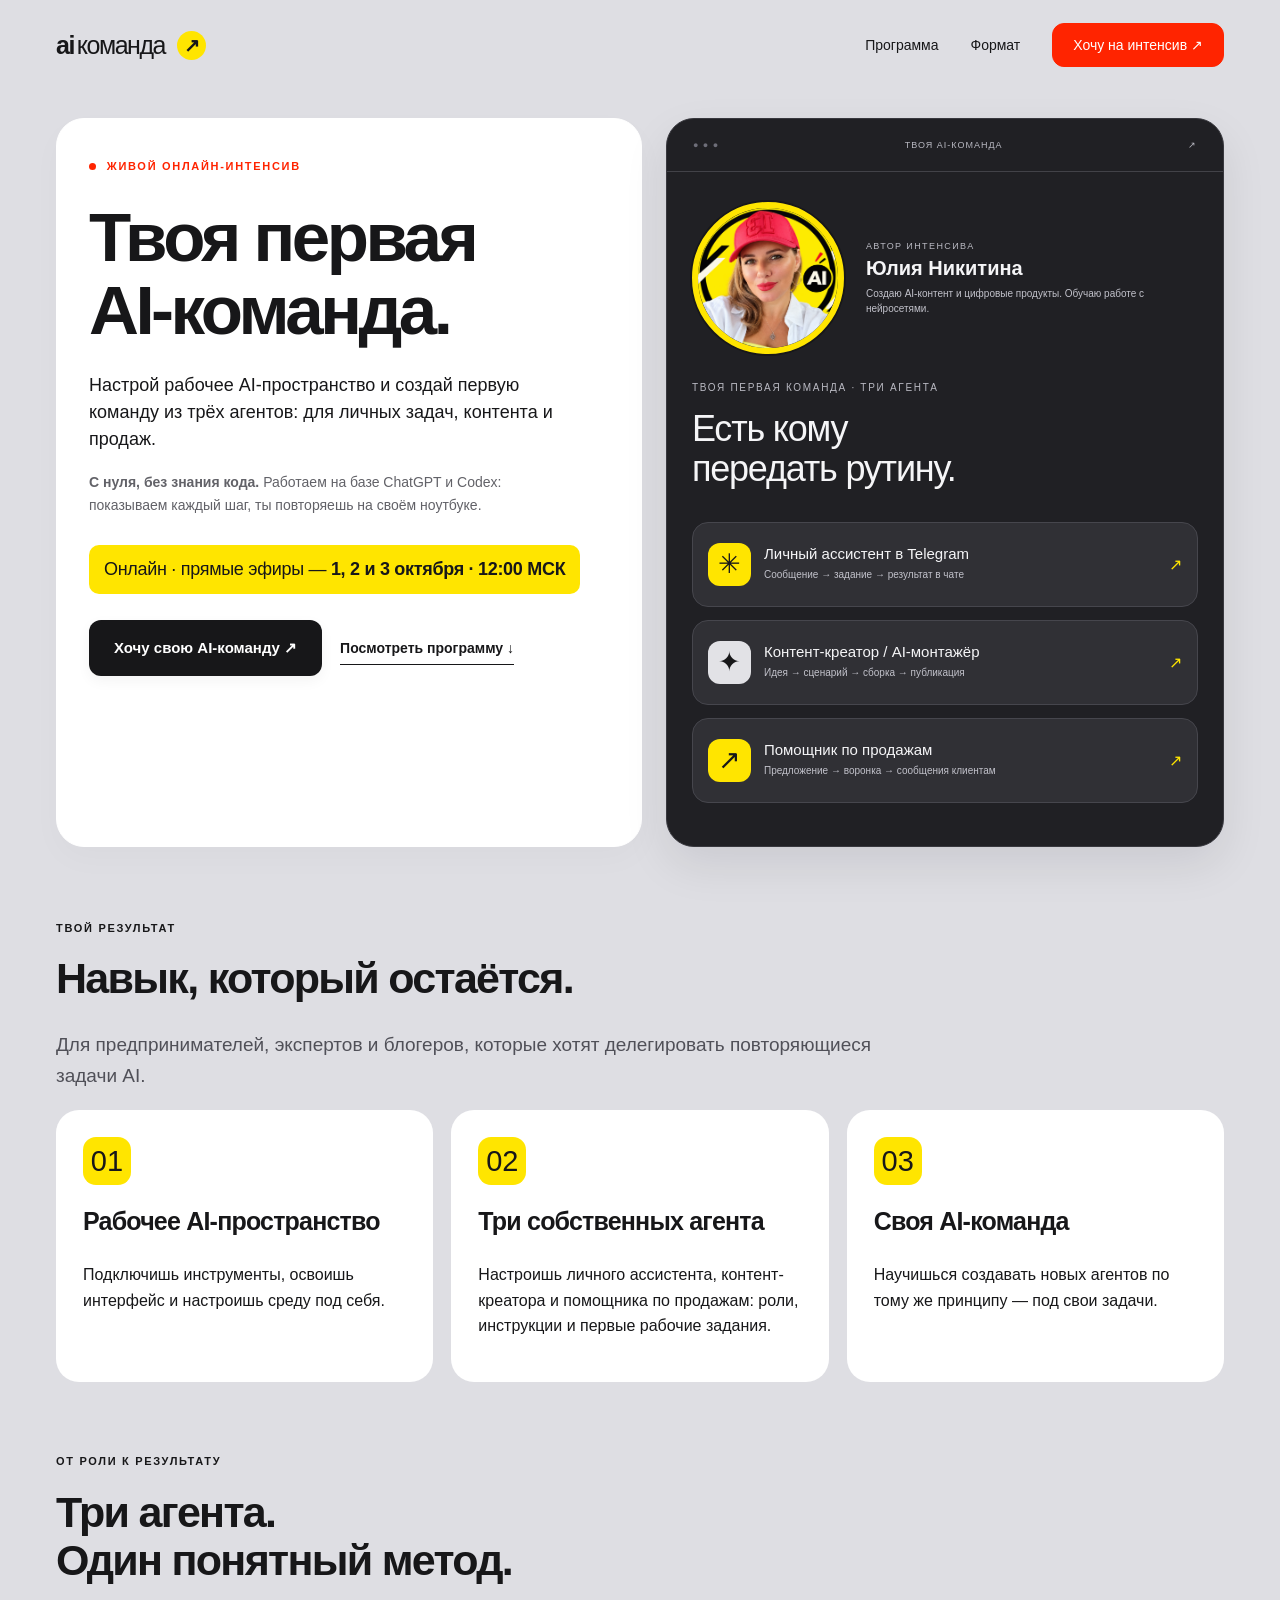
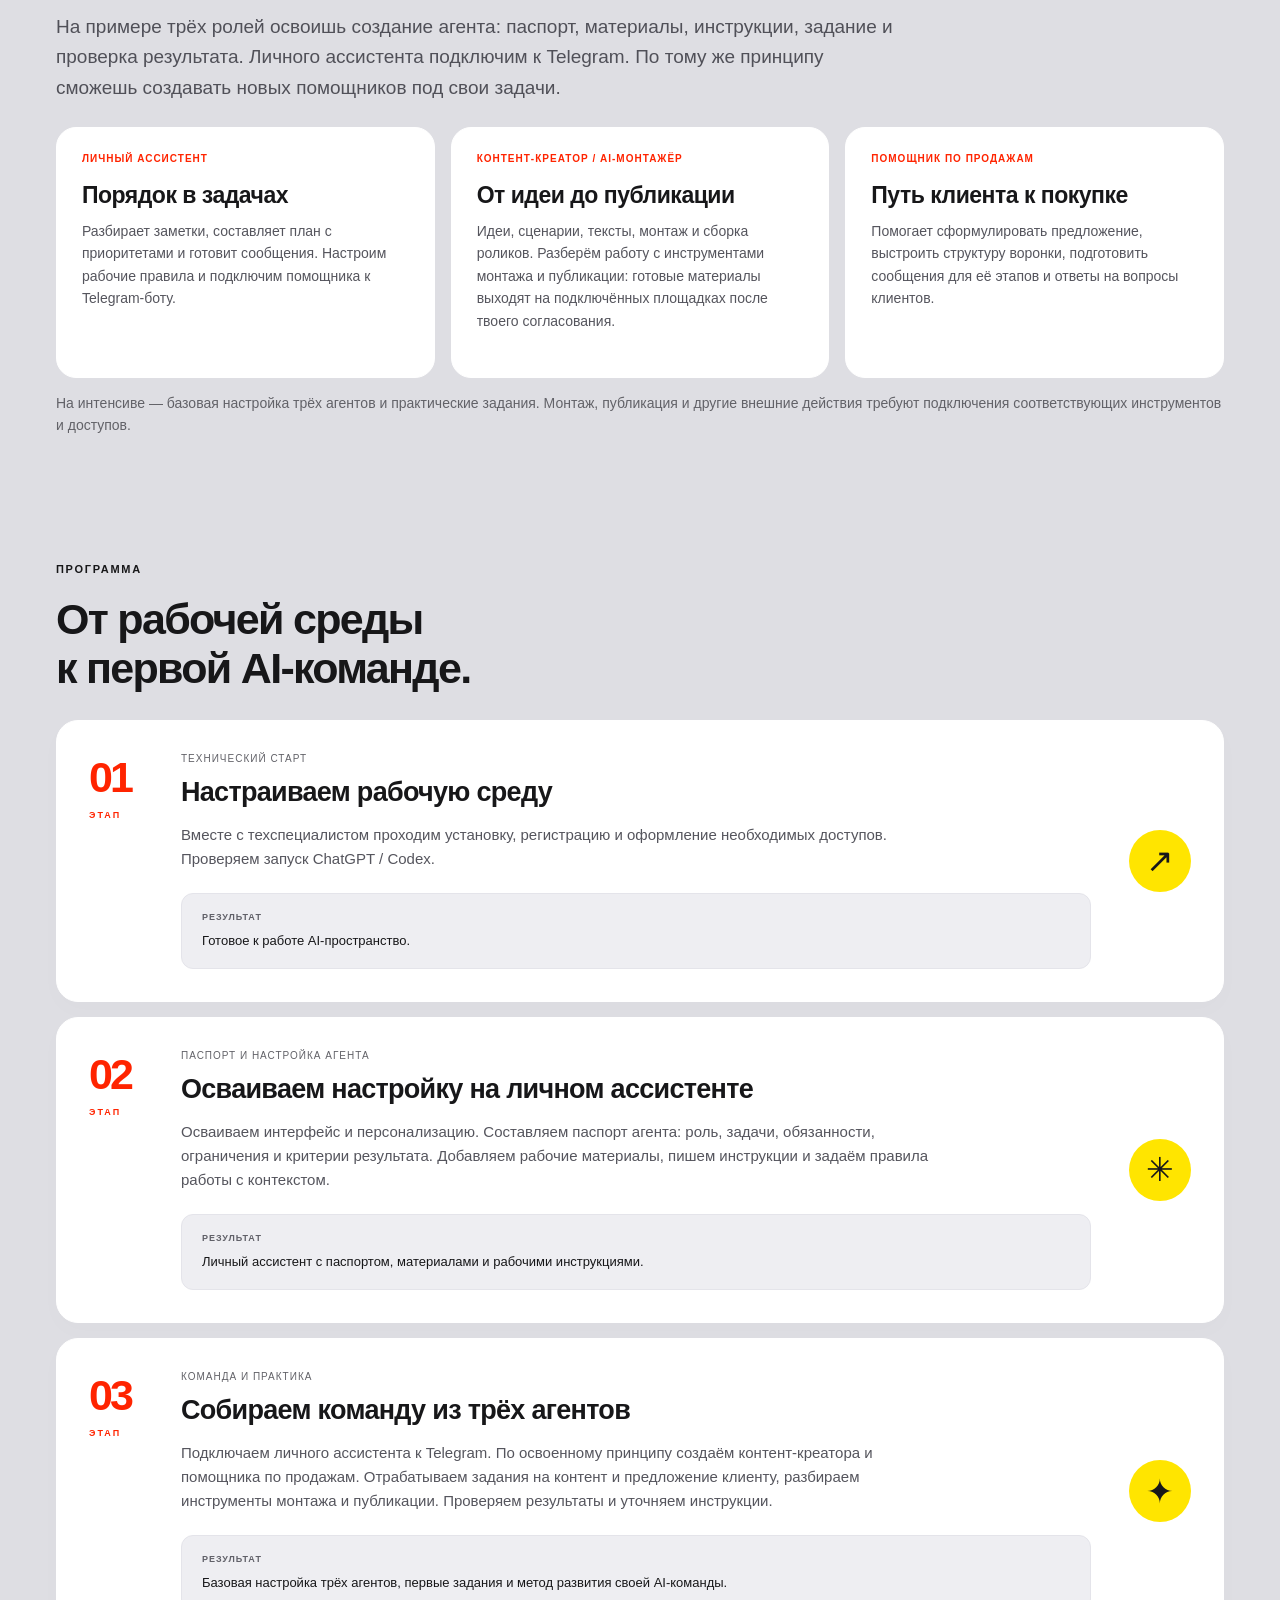
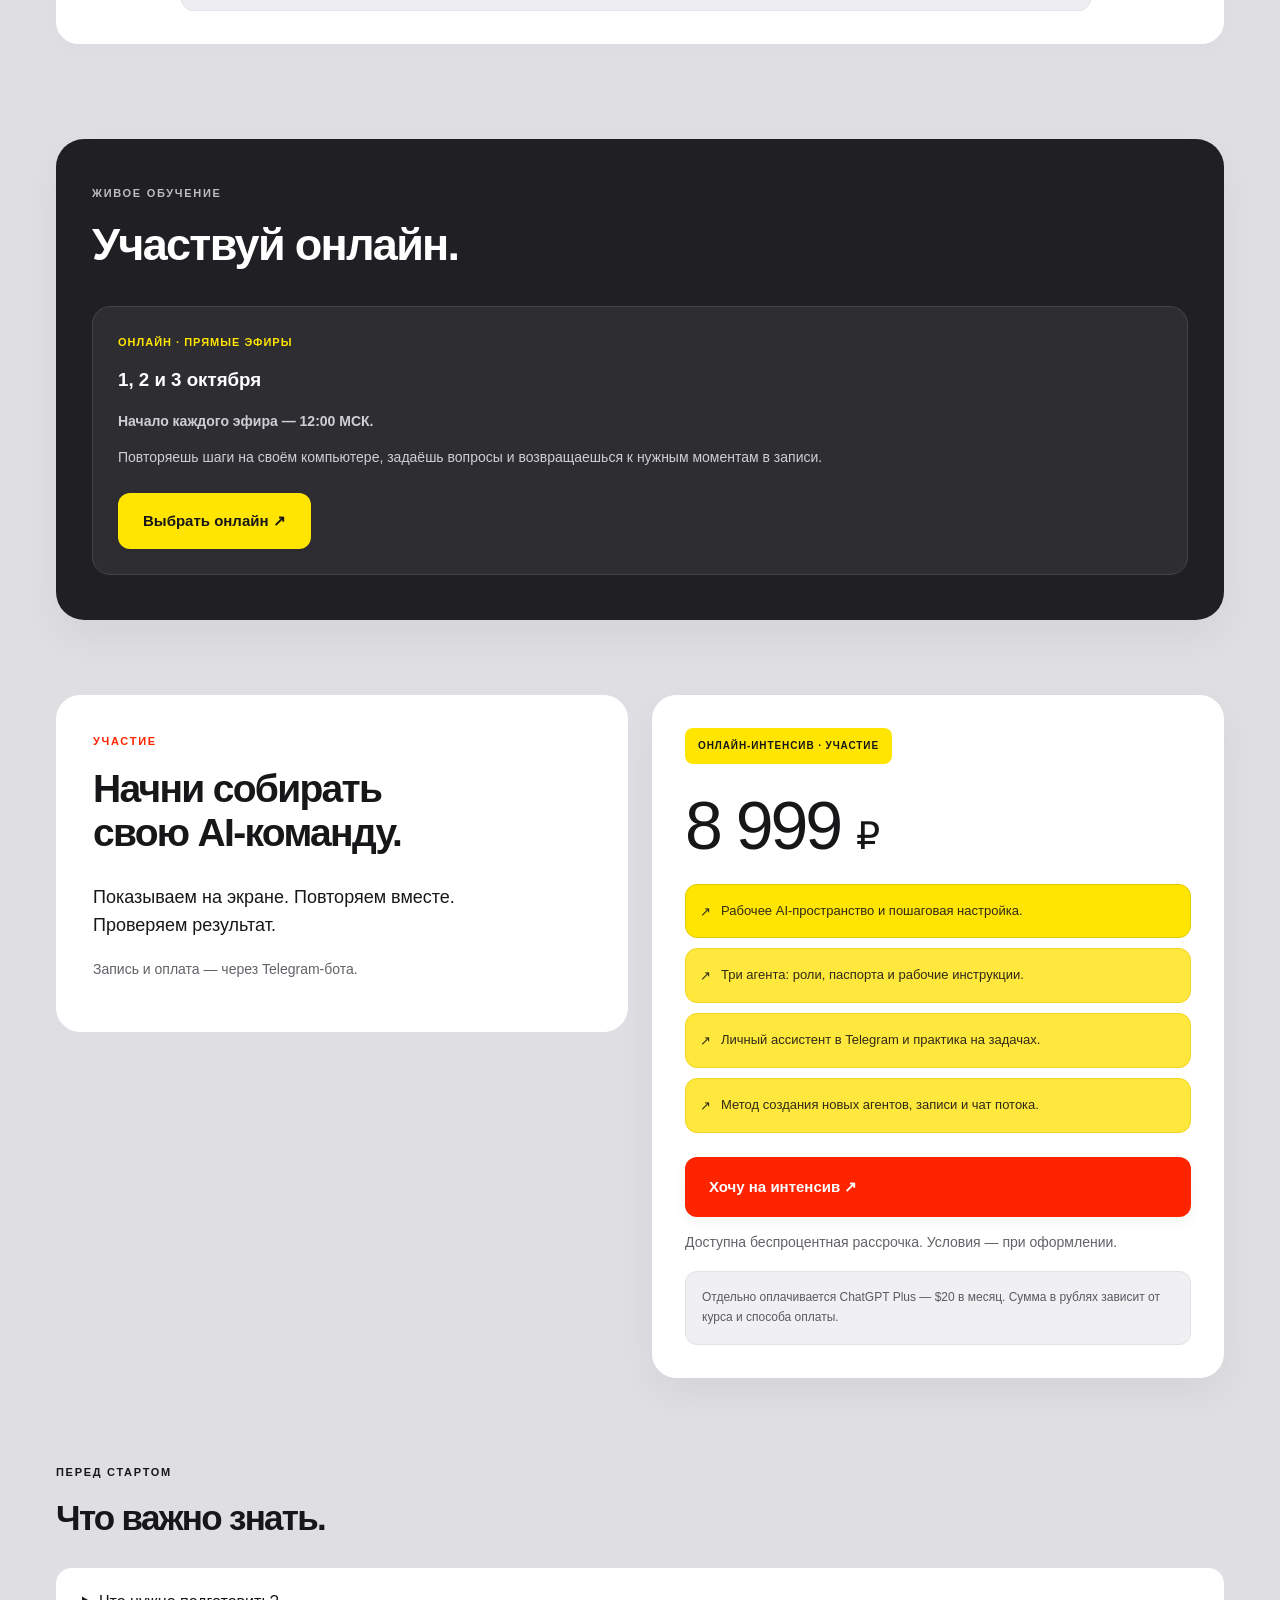
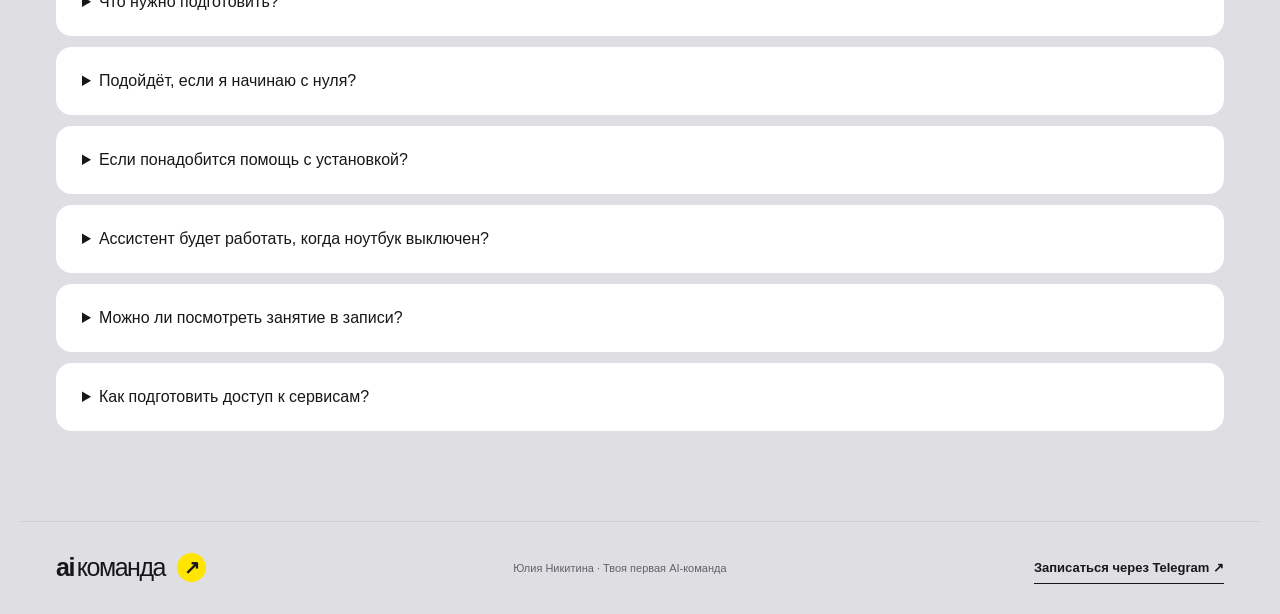
<file: index.html>
<!doctype html>
<html lang="ru">
<head>
<meta charset="utf-8"><meta name="viewport" content="width=device-width,initial-scale=1">
<meta name="description" content="Создай первую AI-команду: личный ассистент, контент-креатор и помощник по продажам. Рабочая среда, инструкции и практика. Без знания кода. Живой интенсив с Юлией Никитиной.">
<title>Твоя первая AI-команда — живой интенсив</title>
<link rel="stylesheet" href="style.css?v=20260910-5">
</head>
<body>
<header class="wrap nav"><a class="brand" href="#">ai<span>команда</span><b>↗</b></a><nav aria-label="Главная навигация"><a href="#program">Программа</a><a href="#format">Формат</a><a class="nav-button" href="https://t.me/ai_komanda_intensive_bot?start=landing_nav" target="_blank" rel="noopener noreferrer">Хочу на интенсив ↗</a></nav></header>
<main>
<section class="wrap hero">
<div class="hero-copy">
<div class="hero-person"><img src="assets/yulia-ai-avatar.png" alt="Юлия Никитина" width="64" height="64"><span><strong>AI-команда с Юлей</strong><small>Нейрокреатор · вайб-кодер</small></span></div>
<div class="eyebrow"><span class="dot"></span> ЖИВОЙ ОНЛАЙН-ИНТЕНСИВ</div>
<h1>Твоя первая<br>AI-команда.</h1>
<p class="lead">Настрой рабочее AI-пространство и создай первую команду из трёх агентов: для личных задач, контента и продаж.</p>
<p class="sublead"><strong>С нуля, без знания кода.</strong> Работаем на базе ChatGPT и Codex: показываем каждый шаг, ты повторяешь на своём ноутбуке.</p>
<p class="hero-duration"><span>Онлайн · прямые эфиры — <strong>1, 2 и 3 октября · 12:00 МСК</strong></span></p>
<div class="hero-actions"><a class="button" href="https://t.me/ai_komanda_intensive_bot?start=landing_hero" target="_blank" rel="noopener noreferrer">Хочу свою AI-команду ↗</a><a class="text-link" href="#program">Посмотреть программу ↓</a></div>
</div>
<div class="workspace" aria-label="Автор интенсива и три роли AI-команды"><div class="window-top"><span>● ● ●</span><span>ТВОЯ AI-КОМАНДА</span><span>↗</span></div>
<div class="workspace-inner"><div class="founder"><img src="assets/yulia-ai-avatar.png" alt="Юлия Никитина — автор интенсива" width="112" height="112"><div><span>АВТОР ИНТЕНСИВА</span><strong>Юлия Никитина</strong><small>Создаю AI-контент и цифровые продукты. Обучаю работе с нейросетями.</small></div></div>
<div class="workspace-label">ТВОЯ ПЕРВАЯ КОМАНДА · ТРИ АГЕНТА</div><h2>Есть кому<br>передать рутину.</h2>
<div class="agent-card"><div class="avatar mint">✳</div><div><h3>Личный ассистент в Telegram</h3><p>Сообщение → задание → результат в чате</p></div><span class="arrow">↗</span></div>
<div class="agent-card"><div class="avatar pink">✦</div><div><h3>Контент-креатор / AI-монтажёр</h3><p>Идея → сценарий → сборка → публикация</p></div><span class="arrow">↗</span></div>
<div class="agent-card"><div class="avatar yellow">↗</div><div><h3>Помощник по продажам</h3><p>Предложение → воронка → сообщения клиентам</p></div><span class="arrow">↗</span></div>
</div></div></section>
<section class="wrap section use-cases" id="for-you">
<div class="eyebrow">ТВОЙ РЕЗУЛЬТАТ</div><h2>Навык, который остаётся.</h2>
<p class="large audience-lead">Для предпринимателей, экспертов и блогеров, которые хотят делегировать повторяющиеся задачи AI.</p>
<div class="role-grid">
<article class="role-card"><div class="role-icon">01</div><h3>Рабочее AI-пространство</h3><p>Подключишь инструменты, освоишь интерфейс и настроишь среду под себя.</p></article>
<article class="role-card"><div class="role-icon">02</div><h3>Три собственных агента</h3><p>Настроишь личного ассистента, контент-креатора и помощника по продажам: роли, инструкции и первые рабочие задания.</p></article>
<article class="role-card"><div class="role-icon">03</div><h3>Своя AI-команда</h3><p>Научишься создавать новых агентов по тому же принципу — под свои задачи.</p></article>
</div></section>
<section class="wrap section agent-guide" id="agents">
<div class="eyebrow">ОТ РОЛИ К РЕЗУЛЬТАТУ</div><h2>Три агента.<br>Один понятный метод.</h2>
<p class="large audience-lead">На примере трёх ролей освоишь создание агента: паспорт, материалы, инструкции, задание и проверка результата. Личного ассистента подключим к Telegram. По тому же принципу сможешь создавать новых помощников под свои задачи.</p>
<div class="agent-catalog">
<article><span class="agent-tag">ЛИЧНЫЙ АССИСТЕНТ</span><h3>Порядок в задачах</h3><p>Разбирает заметки, составляет план с приоритетами и готовит сообщения. Настроим рабочие правила и подключим помощника к Telegram-боту.</p></article>
<article><span class="agent-tag">КОНТЕНТ-КРЕАТОР / AI-МОНТАЖЁР</span><h3>От идеи до публикации</h3><p>Идеи, сценарии, тексты, монтаж и сборка роликов. Разберём работу с инструментами монтажа и публикации: готовые материалы выходят на подключённых площадках после твоего согласования.</p></article>
<article><span class="agent-tag">ПОМОЩНИК ПО ПРОДАЖАМ</span><h3>Путь клиента к покупке</h3><p>Помогает сформулировать предложение, выстроить структуру воронки, подготовить сообщения для её этапов и ответы на вопросы клиентов.</p></article>
</div>
<p class="muted">На интенсиве — базовая настройка трёх агентов и практические задания. Монтаж, публикация и другие внешние действия требуют подключения соответствующих инструментов и доступов.</p>
</section>
<section class="wrap section" id="program"><div class="eyebrow">ПРОГРАММА</div><h2>От рабочей среды<br>к первой AI-команде.</h2>
<article class="lesson"><div class="day">01<span>ЭТАП</span></div><div><div class="lesson-meta">ТЕХНИЧЕСКИЙ СТАРТ</div><h3>Настраиваем рабочую среду</h3><p>Вместе с техспециалистом проходим установку, регистрацию и оформление необходимых доступов. Проверяем запуск ChatGPT / Codex.</p><div class="result"><span>РЕЗУЛЬТАТ</span>Готовое к работе AI-пространство.</div></div><div class="lesson-symbol">↗</div></article>
<article class="lesson"><div class="day">02<span>ЭТАП</span></div><div><div class="lesson-meta">ПАСПОРТ И НАСТРОЙКА АГЕНТА</div><h3>Осваиваем настройку на личном ассистенте</h3><p>Осваиваем интерфейс и персонализацию. Составляем паспорт агента: роль, задачи, обязанности, ограничения и критерии результата. Добавляем рабочие материалы, пишем инструкции и задаём правила работы с контекстом.</p><div class="result"><span>РЕЗУЛЬТАТ</span>Личный ассистент с паспортом, материалами и рабочими инструкциями.</div></div><div class="lesson-symbol">✳</div></article>
<article class="lesson"><div class="day">03<span>ЭТАП</span></div><div><div class="lesson-meta">КОМАНДА И ПРАКТИКА</div><h3>Собираем команду из трёх агентов</h3><p>Подключаем личного ассистента к Telegram. По освоенному принципу создаём контент-креатора и помощника по продажам. Отрабатываем задания на контент и предложение клиенту, разбираем инструменты монтажа и публикации. Проверяем результаты и уточняем инструкции.</p><div class="result"><span>РЕЗУЛЬТАТ</span>Базовая настройка трёх агентов, первые задания и метод развития своей AI-команды.</div></div><div class="lesson-symbol">✦</div></article>
</section>
<section class="dark-section" id="format"><div class="wrap section"><div class="eyebrow">ЖИВОЕ ОБУЧЕНИЕ</div><h2>Участвуй онлайн.</h2>
<div class="format-grid" style="grid-template-columns:repeat(auto-fit,minmax(min(100%,280px),1fr))">
<div><b>ОНЛАЙН · ПРЯМЫЕ ЭФИРЫ</b><h3>1, 2 и 3 октября</h3><p><strong>Начало каждого эфира — 12:00 МСК.</strong></p><p>Повторяешь шаги на своём компьютере, задаёшь вопросы и возвращаешься к нужным моментам в записи.</p><a class="button format-button" href="https://t.me/ai_komanda_intensive_bot?start=landing_online" target="_blank" rel="noopener noreferrer">Выбрать онлайн ↗</a></div>
</div></div></section>
<section class="wrap section join" id="join"><div><div class="eyebrow">УЧАСТИЕ</div><h2>Начни собирать<br>свою AI-команду.</h2><p class="large">Показываем на экране. Повторяем вместе. Проверяем результат.</p><p class="muted">Запись и оплата — через Telegram-бота.</p></div>
<div class="price-card"><span class="price-label">ОНЛАЙН-ИНТЕНСИВ · УЧАСТИЕ</span><div class="price" style="margin-top:22px">8 999 <span>₽</span></div>
<ul><li>Рабочее AI-пространство и пошаговая настройка.</li><li>Три агента: роли, паспорта и рабочие инструкции.</li><li>Личный ассистент в Telegram и практика на задачах.</li><li>Метод создания новых агентов, записи и чат потока.</li></ul>
<a class="button" id="enroll" href="https://t.me/ai_komanda_intensive_bot?start=landing_price" target="_blank" rel="noopener noreferrer">Хочу на интенсив ↗</a>
<p class="muted">Доступна беспроцентная рассрочка. Условия — при оформлении.</p>
<p class="price-note">Отдельно оплачивается ChatGPT Plus — $20 в месяц. Сумма в рублях зависит от курса и способа оплаты.</p></div></section>
<section class="wrap faq" id="prepare"><div class="eyebrow">ПЕРЕД СТАРТОМ</div><h2>Что важно знать.</h2>
<details><summary>Что нужно подготовить?</summary><p>Ноутбук на Windows или Mac, зарядку, стабильный интернет, Telegram и доступ к своей почте. Заранее предоставим гайд с требованиями к устройствам и подготовкой к интенсиву. Установку пройдём вместе.</p></details>
<details><summary>Подойдёт, если я начинаю с нуля?</summary><p>Да. Программировать не нужно: показываем каждый шаг, ты повторяешь и создаёшь личного ассистента на понятном примере.</p></details>
<details><summary>Если понадобится помощь с установкой?</summary><p>Типовые вопросы разбираем на занятии и в чате. Персональная настройка компьютера вне групповой программы согласуется отдельно. Ошибки в наших инструкциях исправляем без доплаты.</p></details>
<details><summary>Ассистент будет работать, когда ноутбук выключен?</summary><p>Для этого требуется отдельное постоянно работающее размещение. На интенсиве проверим подключение к Telegram в выбранной учебной среде; круглосуточный хостинг не входит в стоимость.</p></details>
<details><summary>Можно ли посмотреть занятие в записи?</summary><p>Да, записи онлайн-эфиров входят в участие. Срок доступа уточни перед оплатой.</p></details>
<details><summary>Как подготовить доступ к сервисам?</summary><p>До оплаты участия уточним необходимые подписки и доступность сервисов для твоего устройства и региона с учётом правил провайдеров. Если нужен VPN, рекомендации и его отдельную стоимость обсудим заранее. VPN сам по себе не гарантирует доступ.</p></details>
</section></main>
<footer class="wrap footer"><a class="brand" href="#">ai<span>команда</span><b>↗</b></a><span>Юлия Никитина · Твоя первая AI-команда</span><a class="footer-cta" href="https://t.me/ai_komanda_intensive_bot?start=landing_footer" target="_blank" rel="noopener noreferrer">Записаться через Telegram ↗</a></footer>
<script src="script.js"></script>
</body></html>
</file>
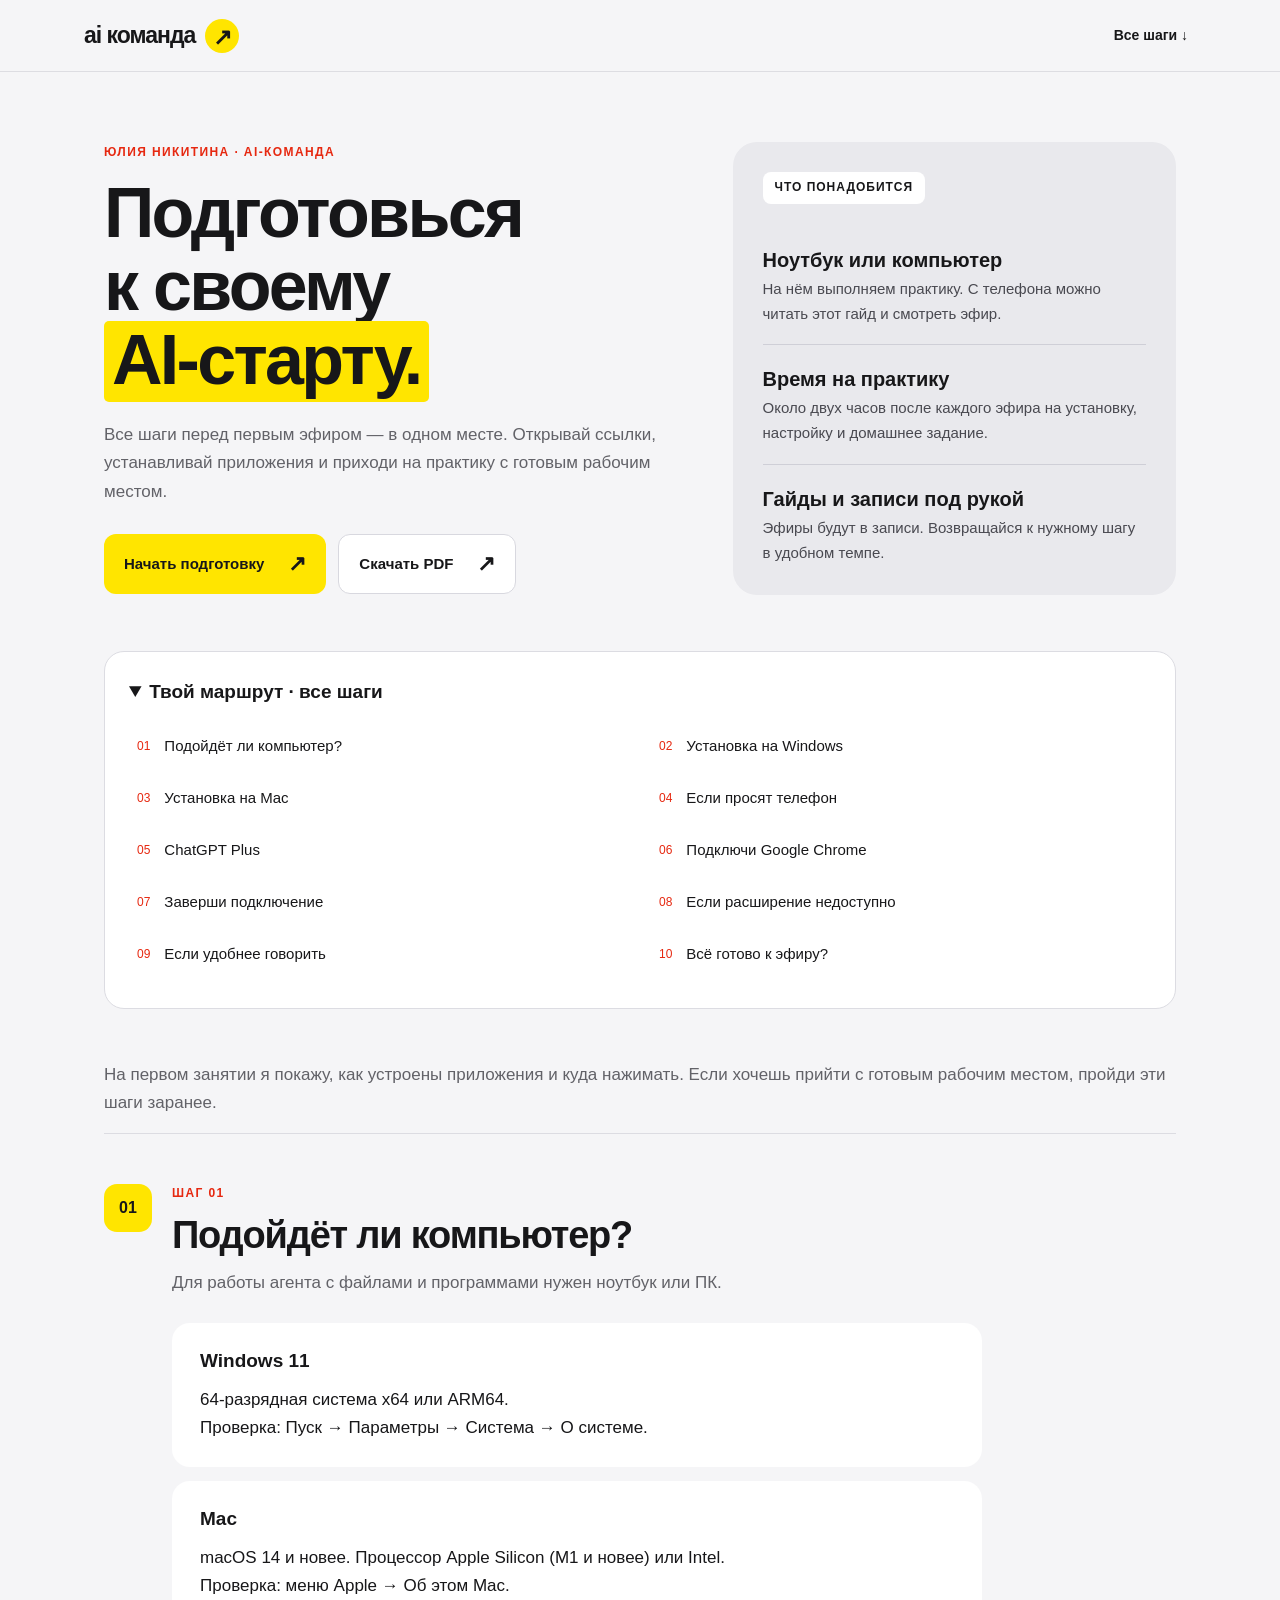
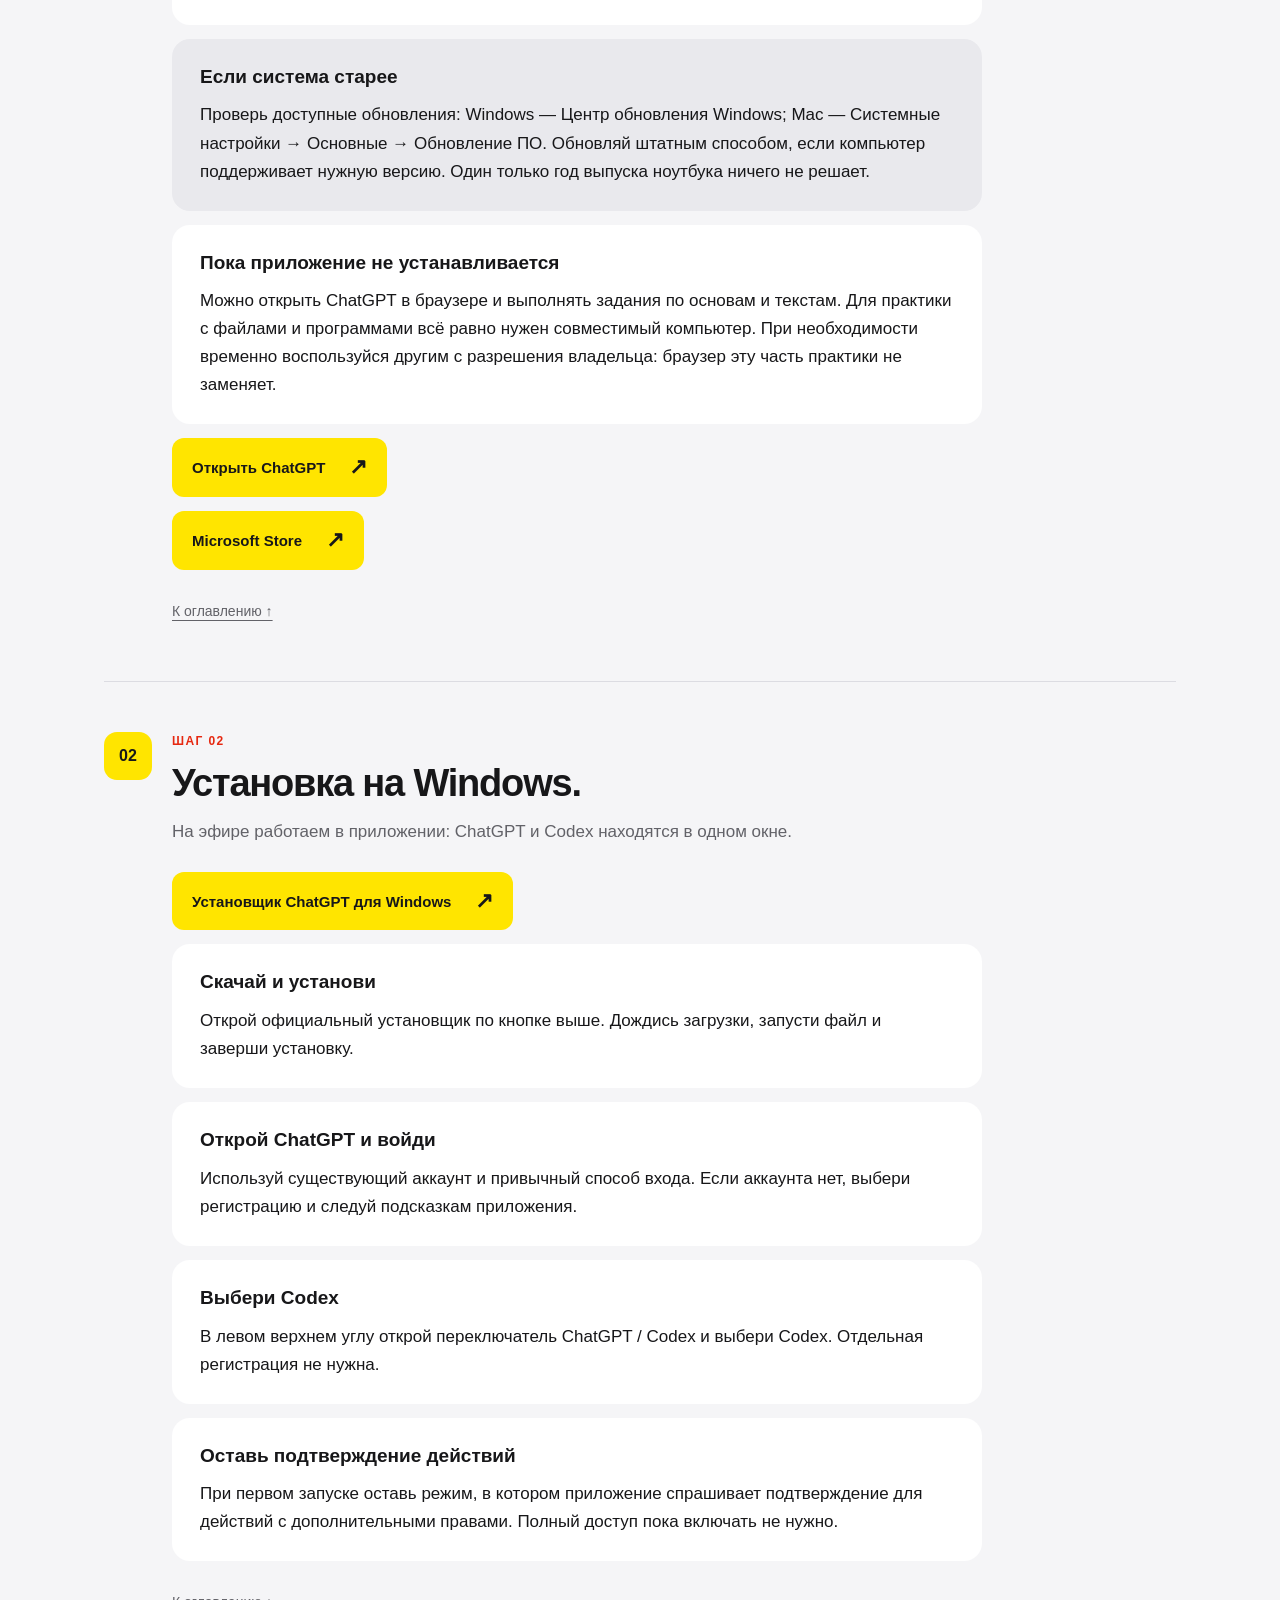
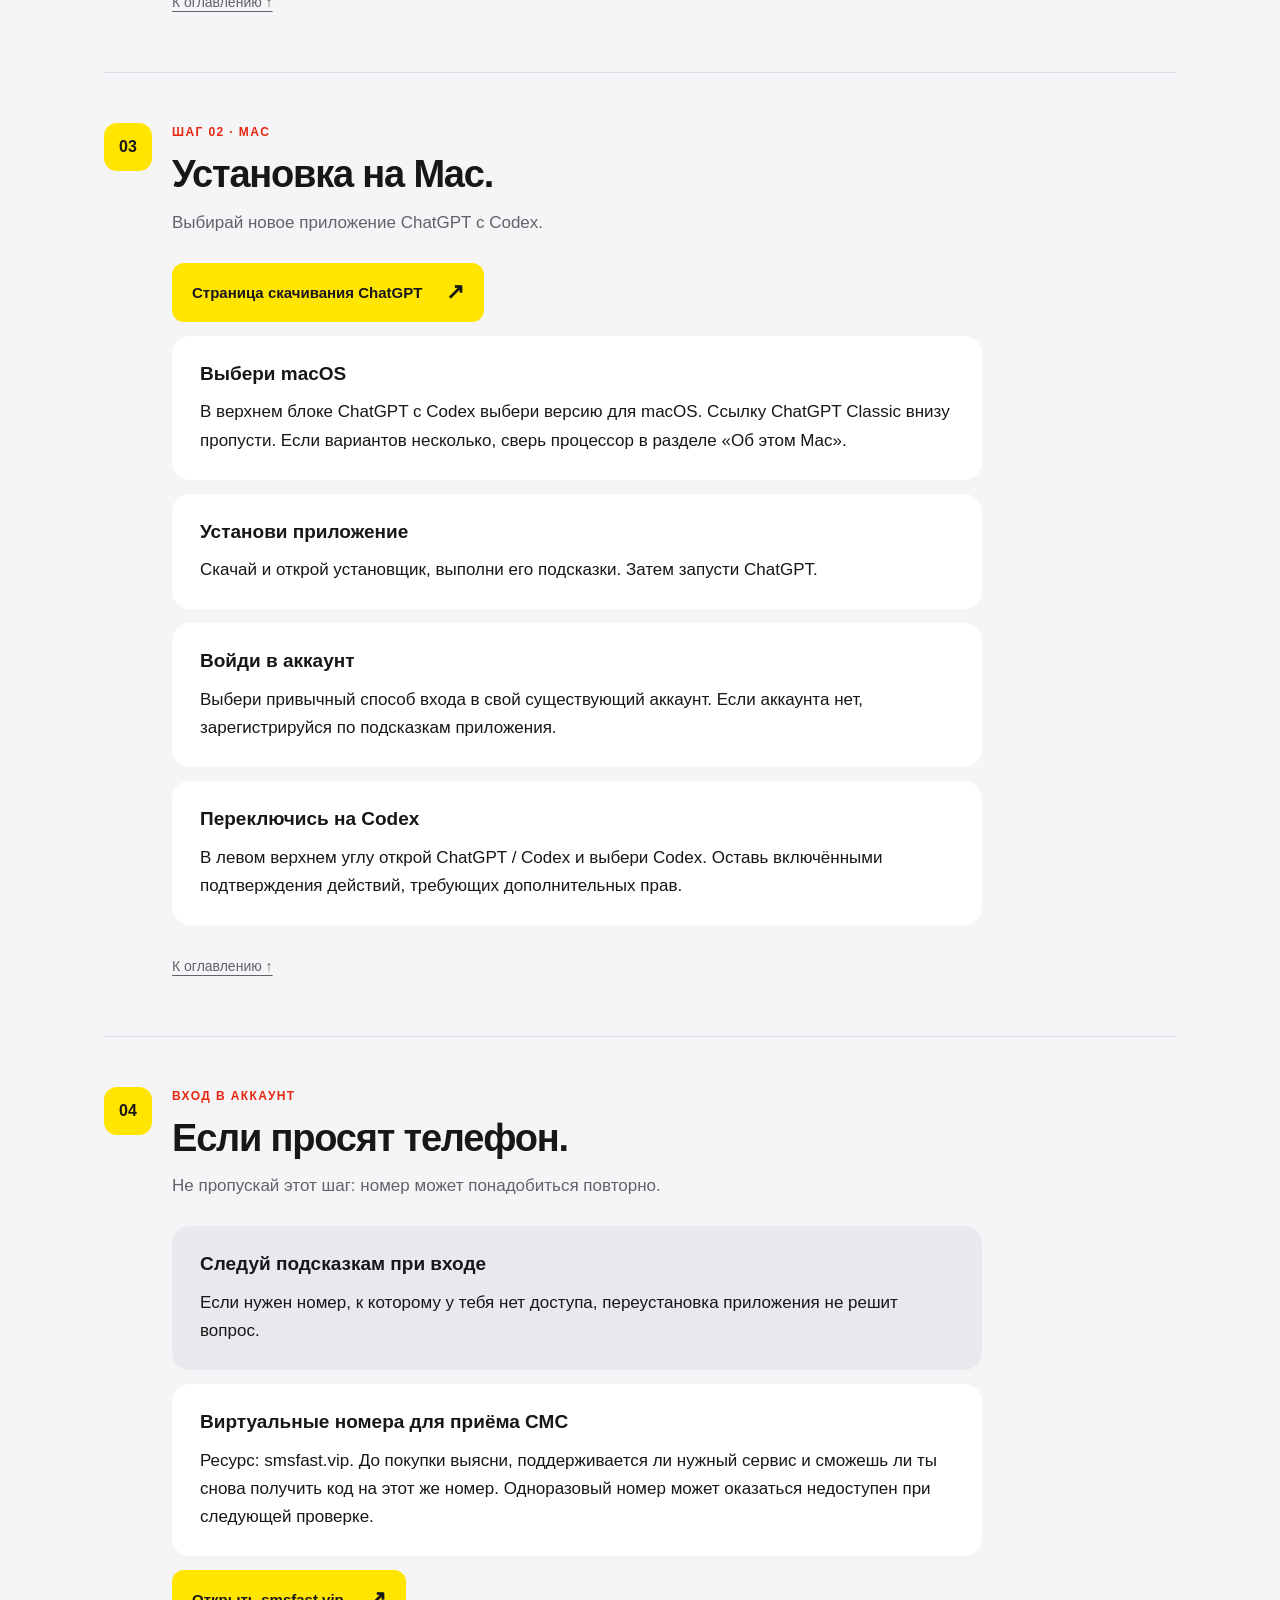
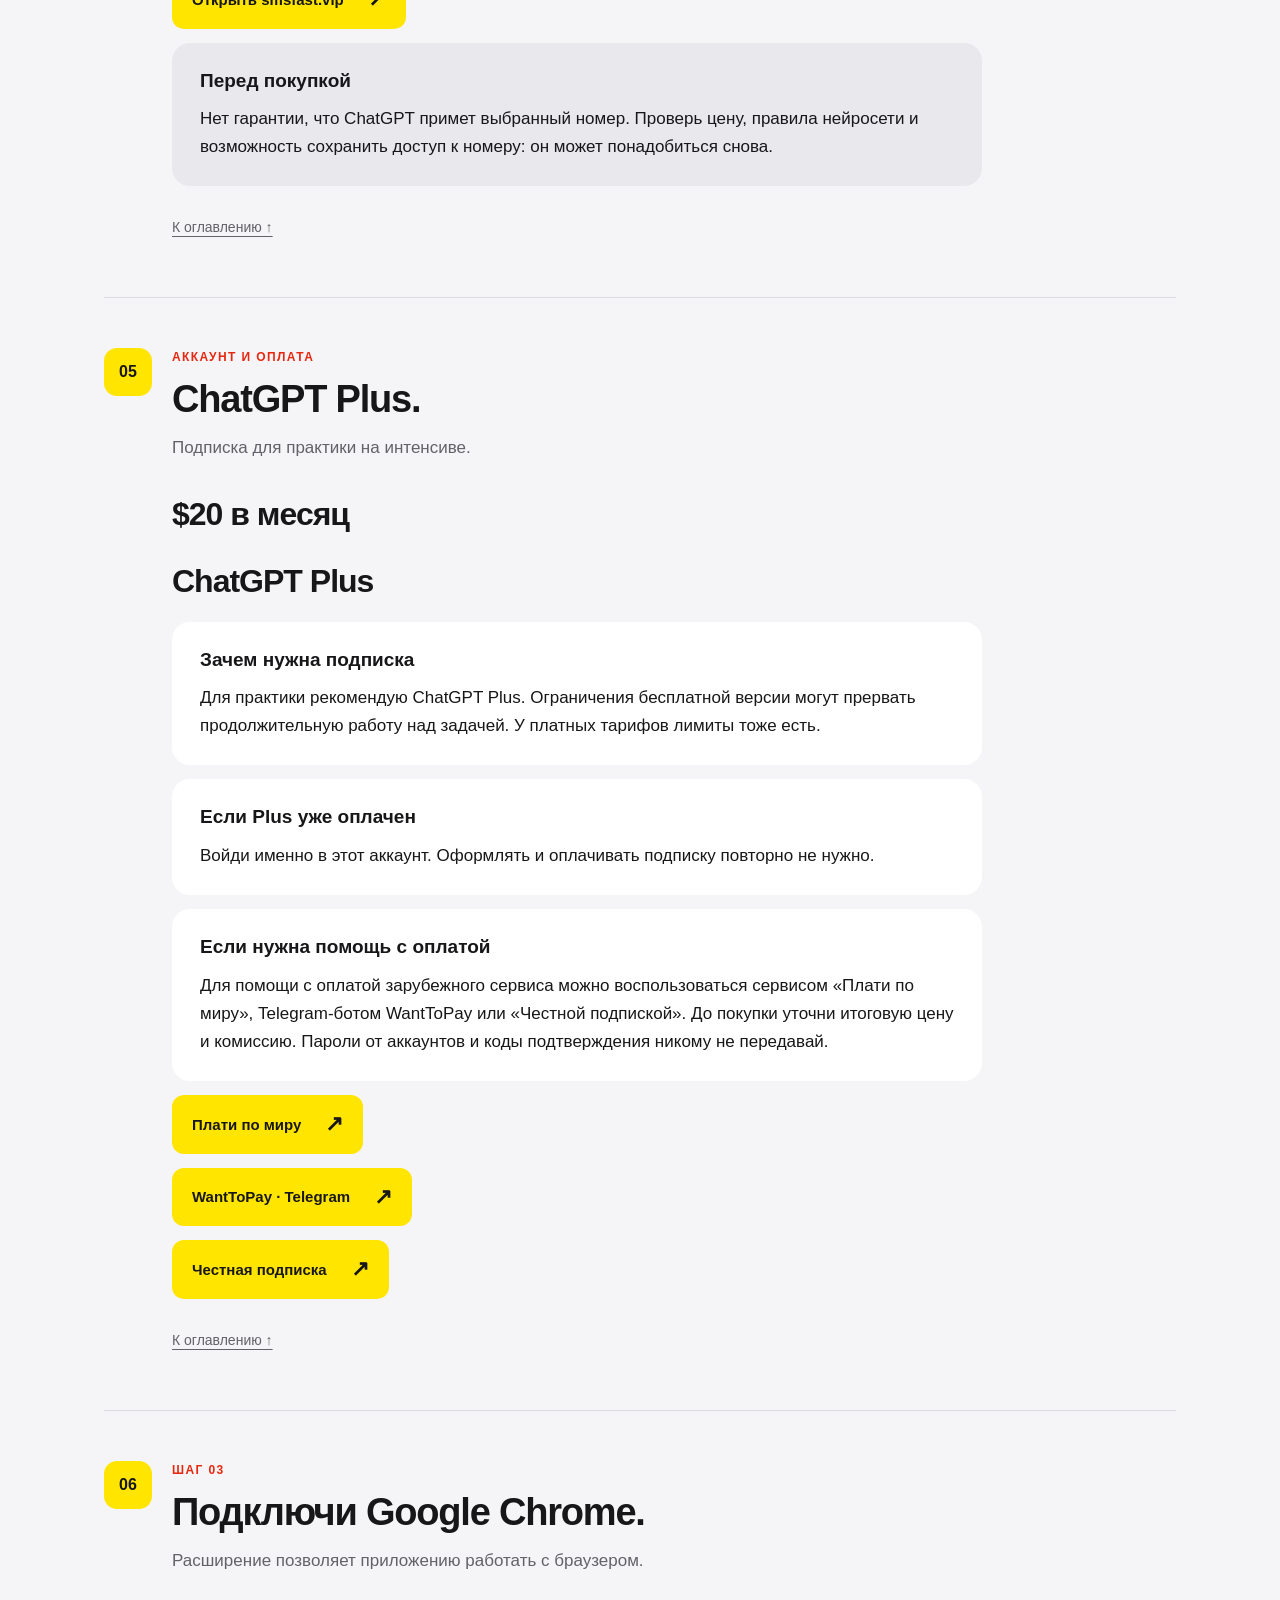
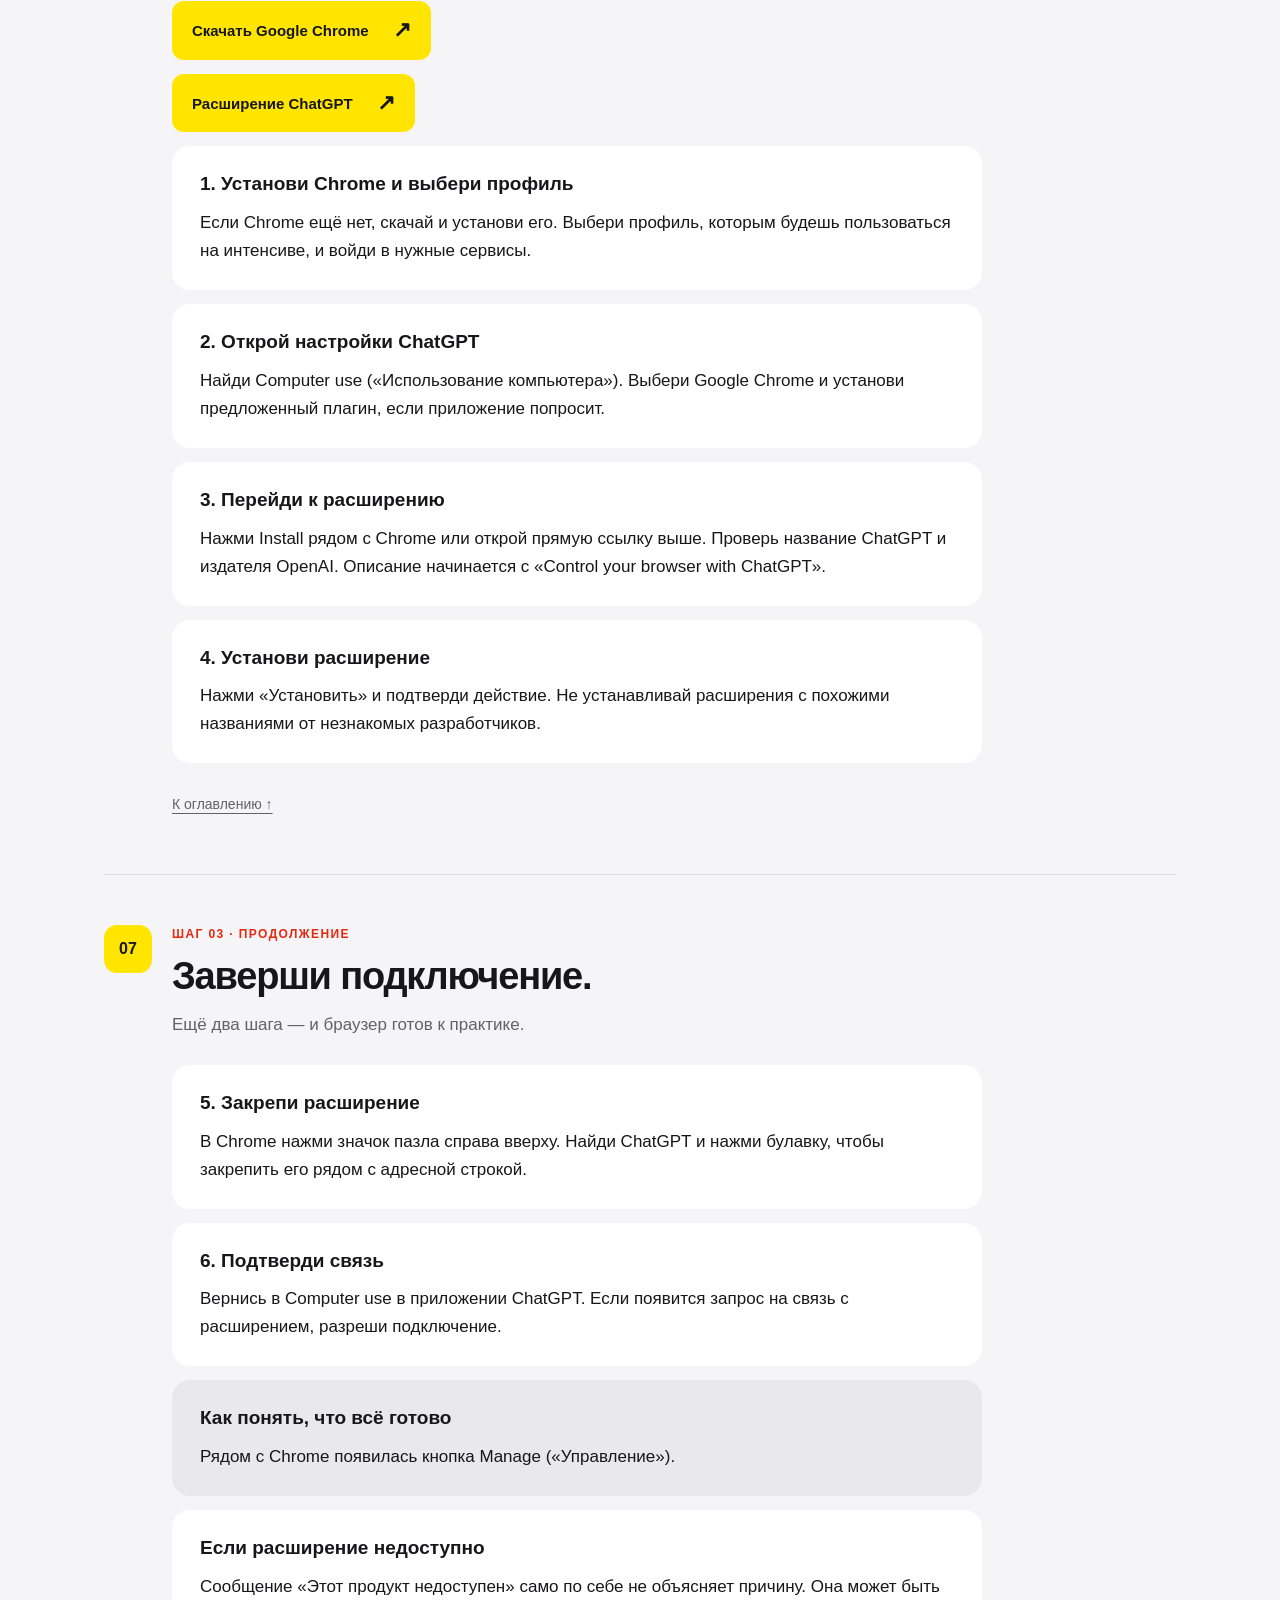
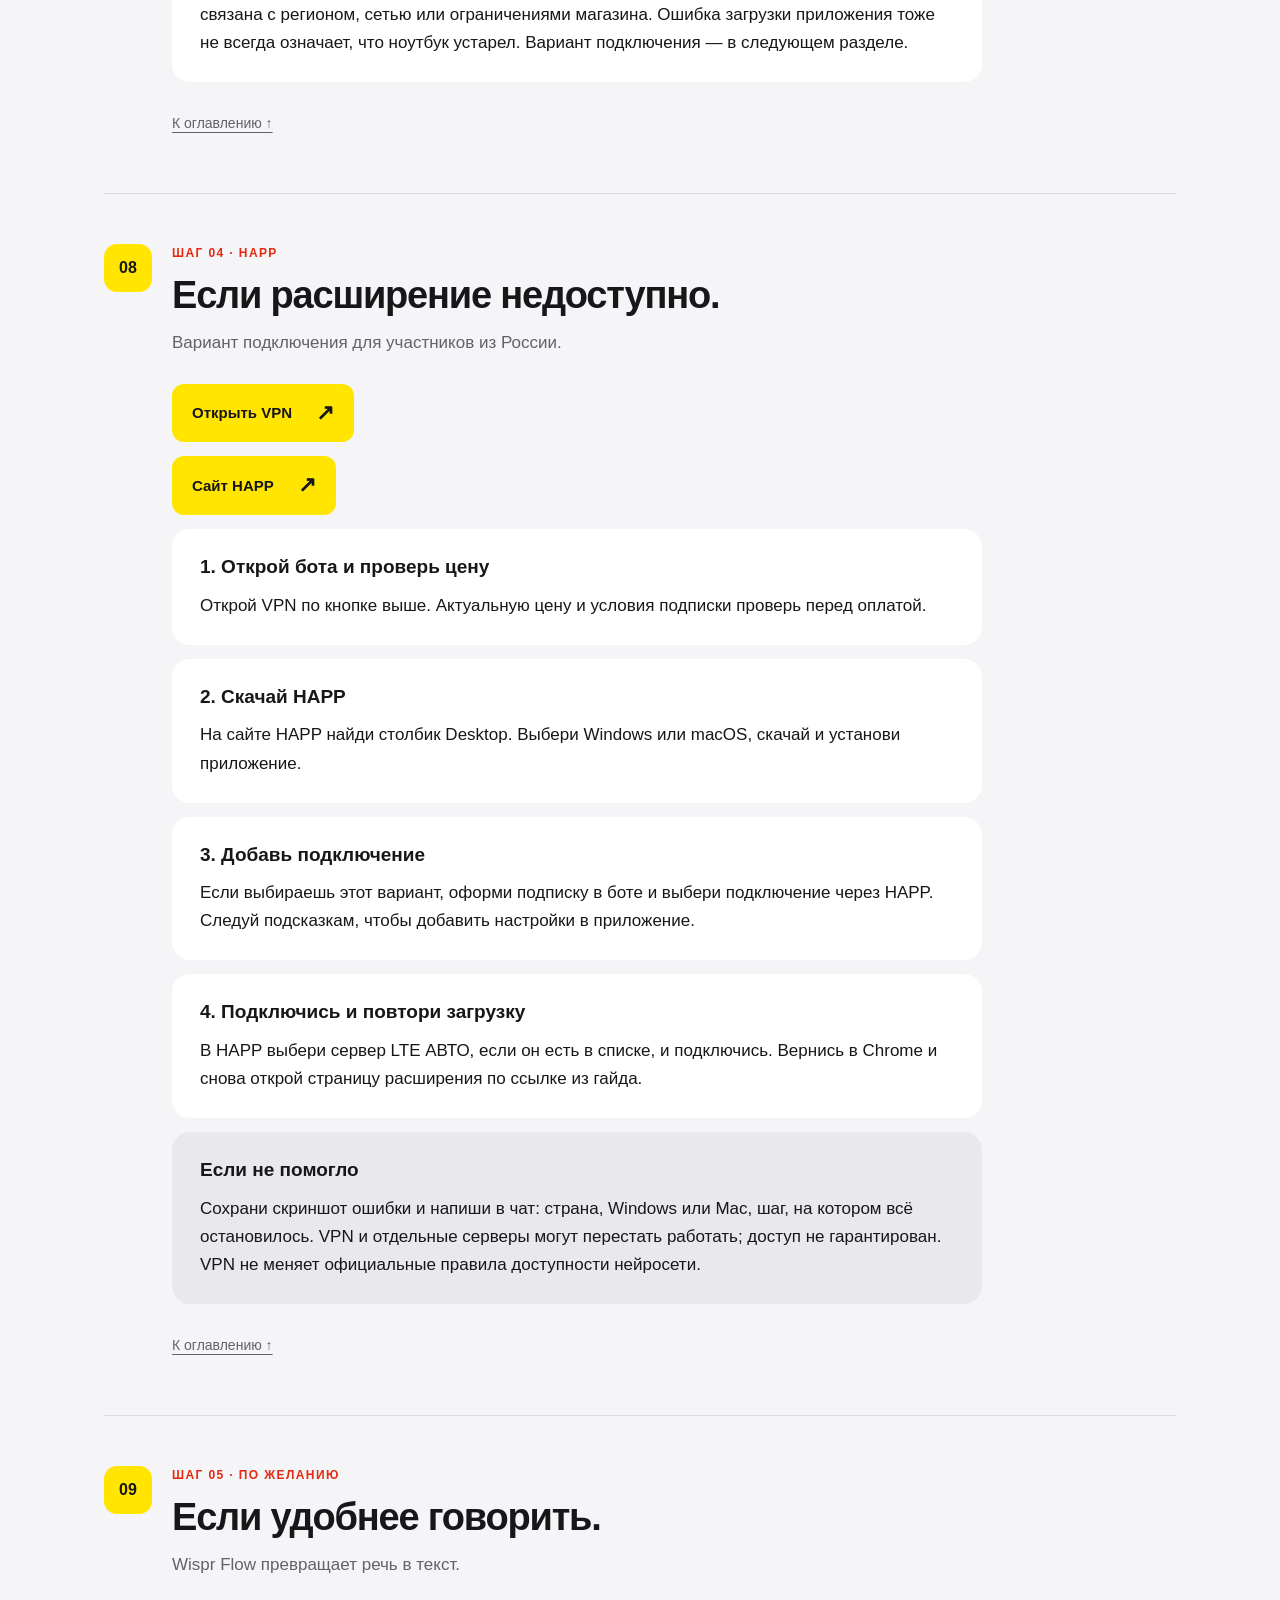
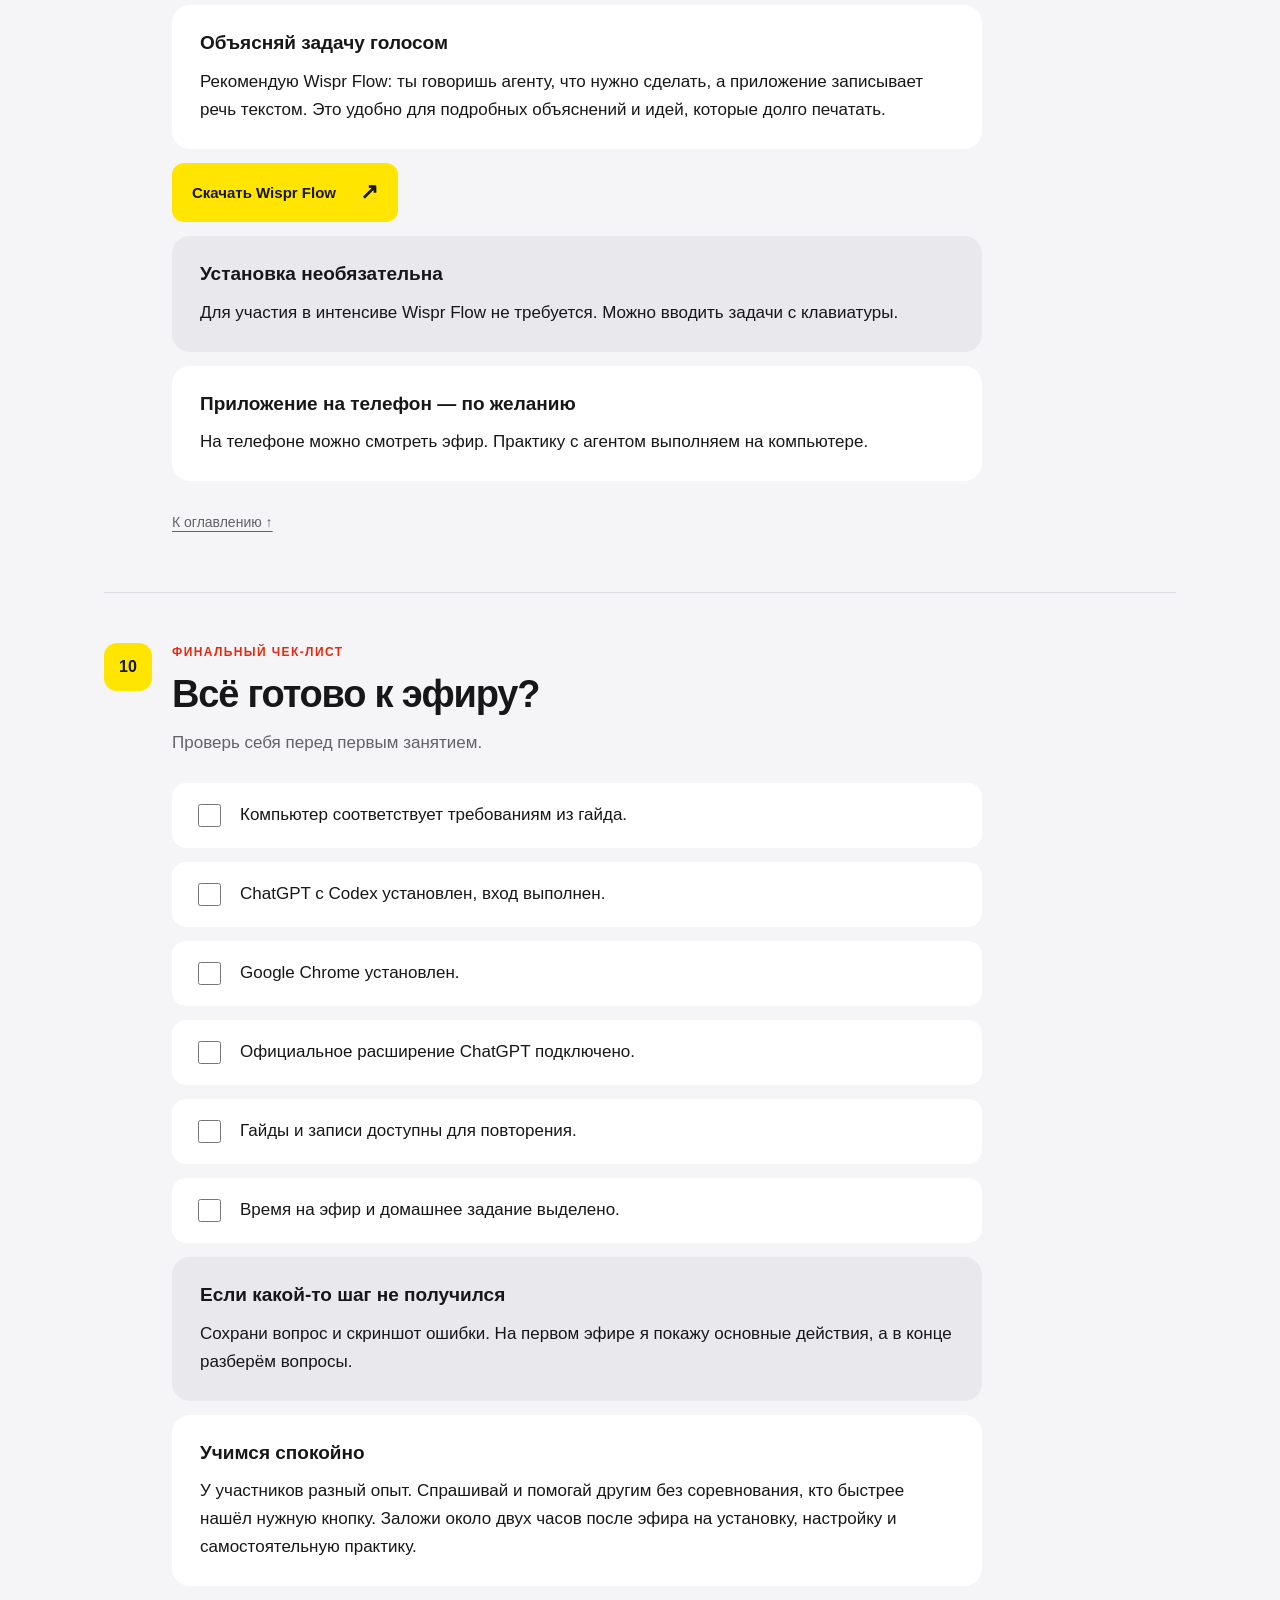
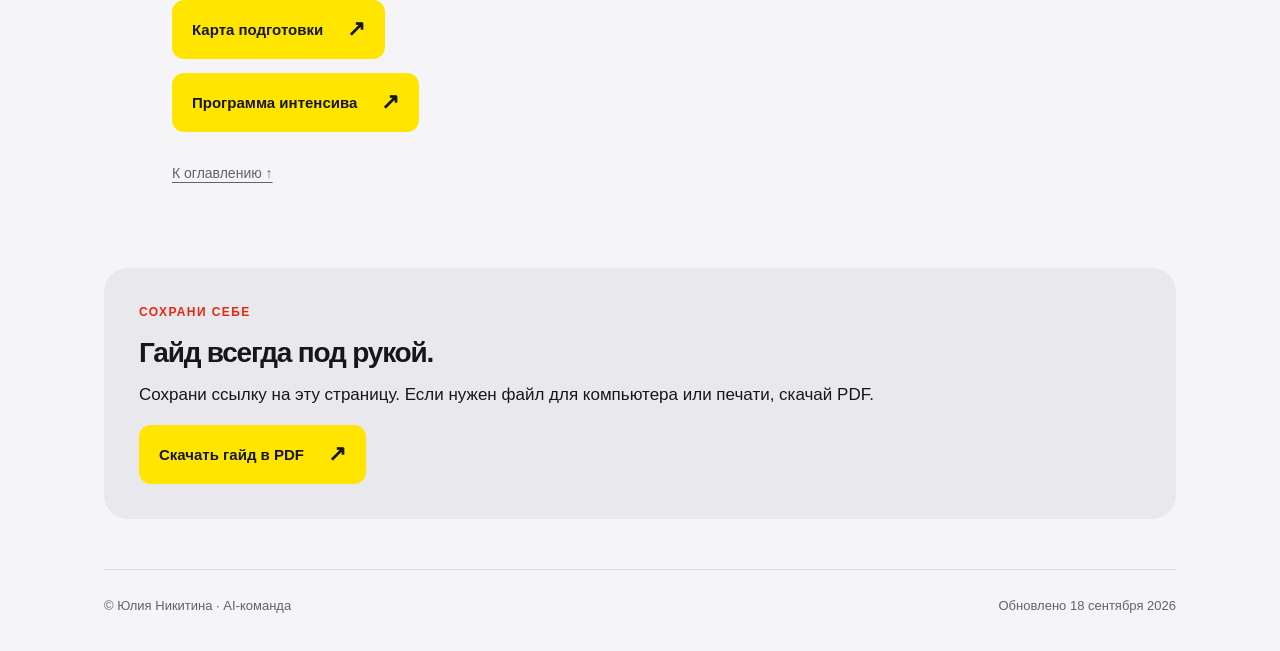
<file: guide/index.html>
<!doctype html><html lang="ru"><head><meta charset="utf-8"><meta name="viewport" content="width=device-width, initial-scale=1"><meta name="theme-color" content="#f5f5f7"><meta name="robots" content="noindex, follow"><title>Подготовка к интенсиву — AI-команда с Юлей</title><meta name="description" content="Пошаговый гайд подготовки к интенсиву AI-команда с Юлей: компьютер, ChatGPT, вход и подключение браузера."><style>
:root{--ink:#171719;--muted:#626268;--paper:#f5f5f7;--pale:#e9e9ed;--yellow:#ffe500;--red:#e62810}*{box-sizing:border-box}html{scroll-behavior:smooth;scroll-padding-top:90px}body{margin:0;background:var(--paper);color:var(--ink);font:17px/1.65 Arial,sans-serif}a{color:inherit;text-decoration:none}a:focus-visible,input:focus-visible,summary:focus-visible{outline:3px solid var(--red);outline-offset:5px}header{border-bottom:1px solid #dddde2;background:#f5f5f7f5;position:sticky;top:0;z-index:5;backdrop-filter:blur(12px)}.header-inner{max-width:1160px;margin:auto;padding:16px 24px;display:flex;justify-content:space-between;align-items:center;gap:16px}.brand{font-weight:800;letter-spacing:-1px;font-size:23px;display:flex;align-items:center;gap:10px}.brand b{background:var(--yellow);border-radius:50%;width:34px;height:34px;display:grid;place-items:center}.header-link{font-size:14px;font-weight:700;padding:8px}main{max-width:1120px;margin:auto;padding:0 24px}.hero{padding:70px 0 44px;display:grid;grid-template-columns:1.3fr 1fr;gap:52px;align-items:center}.eyebrow{color:var(--red);font-size:12px;letter-spacing:1.4px;font-weight:700;margin:0 0 14px;text-transform:uppercase}h1{font-size:clamp(42px,5.5vw,70px);line-height:1.05;letter-spacing:-2.7px;margin:0 0 24px}h1 em{font-style:normal;background:var(--yellow);padding:0 8px 3px;border-radius:5px}h2{font-size:clamp(26px,3.4vw,38px);letter-spacing:-1.2px;line-height:1.15;margin:0 0 12px}h3{font-size:19px;line-height:1.35;margin:0 0 12px}p{margin:0 0 16px}p:last-child{margin-bottom:0}.intro{color:var(--muted)}.button{background:var(--yellow);display:inline-flex;gap:24px;align-items:center;justify-content:space-between;min-height:52px;padding:14px 20px;border-radius:12px;font-size:15px;line-height:1.4;font-weight:700;max-width:100%;transition:background .15s}.button:hover{background:#f4d900}.button span{font-size:22px;flex-shrink:0}.actions{display:flex;flex-wrap:wrap;gap:12px;margin-top:28px}.secondary{background:#fff;border:1px solid #d8d8df}.hero-note{background:var(--pale);border-radius:24px;padding:30px;position:relative}.hero-note .label{display:inline-block;background:#fff;border-radius:8px;font-size:12px;letter-spacing:1px;font-weight:bold;padding:6px 12px;margin-bottom:22px}.need{padding:18px 0;border-bottom:1px solid #cfcfd7}.need:last-child{border:0;padding-bottom:0}.need strong{display:block;font-size:20px}.need p{font-size:15px;color:#494950}.toc{border:1px solid #dcdce2;border-radius:20px;background:white;margin:12px 0 52px;padding:8px 24px}.toc summary{cursor:pointer;font-weight:bold;padding:16px 0;font-size:19px;min-height:52px}.toc nav{display:grid;grid-template-columns:1fr 1fr;gap:4px 22px;padding-bottom:20px}.toc a{display:flex;gap:14px;padding:10px 8px;min-height:48px;border-radius:8px;font-size:15px}.toc a:hover{background:var(--paper)}.toc a span{color:var(--red);font-size:12px;padding-top:3px}.section{padding:50px 0;border-top:1px solid #dcdce2;scroll-margin-top:10px}.section-head{display:flex;gap:20px;margin-bottom:26px}.number{display:grid;place-items:center;background:var(--yellow);border-radius:13px;min-width:48px;height:48px;font-size:16px;font-weight:bold}.section-head .eyebrow{margin-bottom:10px}.section-body{max-width:810px;margin-left:68px;display:flex;flex-direction:column;align-items:flex-start;gap:14px}.card{background:#fff;border-radius:18px;padding:25px 28px;width:100%}.card p{font-size:17px}.card.pale{background:var(--pale)}.back{display:inline-block;margin:22px 0 0 68px;padding:8px 0;font-size:14px;color:var(--muted);text-decoration:underline;text-underline-offset:4px}.price{font-size:32px;font-weight:700;letter-spacing:-1px;margin:0}.check{display:flex;align-items:center;gap:16px;padding:18px 22px;border-radius:14px;background:#fff;width:100%;cursor:pointer}.check input{width:23px;height:23px;accent-color:#d8bf00;flex-shrink:0}.check:has(input:checked){background:#fff9c4}.download{padding:35px;background:var(--pale);border-radius:24px;margin:25px 0 50px}.download h2{font-size:28px}footer{padding:25px 0 35px;border-top:1px solid #dcdce2;color:var(--muted);display:flex;justify-content:space-between;font-size:13px;gap:15px}.skip{position:absolute;left:12px;top:-100px}.skip:focus{top:12px;background:var(--yellow);padding:14px;z-index:10}@media(max-width:650px){body{font-size:16px}.header-inner{padding:12px 18px}.brand{font-size:20px}.header-link{font-size:12px}main{padding:0 18px}.hero{grid-template-columns:1fr;gap:28px;padding:38px 0 25px}h1{font-size:44px;letter-spacing:-1.7px}.hero-note{padding:23px;border-radius:20px}.toc{padding:4px 18px;margin-bottom:25px}.toc nav{grid-template-columns:1fr}.section{padding:32px 0}.section-head{gap:12px}.number{min-width:37px;height:37px;border-radius:10px;font-size:13px}.section-body{margin:0}.section-head .eyebrow{font-size:10px;letter-spacing:.8px}h2{font-size:28px;letter-spacing:-.8px}.card{padding:22px}.card p{font-size:16px}.button{width:100%;min-height:54px}.back{margin-left:0}.download{padding:24px}footer{flex-direction:column}}@media(prefers-reduced-motion:reduce){html{scroll-behavior:auto}}@media print{header,.toc,.back,.actions,.download{display:none}.hero{display:block}.section{break-inside:avoid}.button{background:none;text-decoration:underline}.button[href^="http"]:after{content:" (" attr(href) ")";font-weight:normal;font-size:10px}body{font-size:12px}}
</style></head><body><a class="skip" href="#computer">Перейти к шагам</a><header><div class="header-inner"><a class="brand" href="#top" aria-label="AI-команда — начало">ai команда <b aria-hidden="true">↗</b></a><a class="header-link" href="#map">Все шаги ↓</a></div></header><main id="top"><div class="hero"><div><p class="eyebrow">Юлия Никитина · AI-команда</p><h1>Подготовься<br>к своему<br><em>AI-старту.</em></h1><p class="intro">Все шаги перед первым эфиром — в одном месте. Открывай ссылки, устанавливай приложения и приходи на практику с готовым рабочим местом.</p><div class="actions"><a class="button" href="#computer">Начать подготовку<span aria-hidden="true">↗</span></a><a class="button secondary" href="guide.pdf">Скачать PDF<span aria-hidden="true">↗</span></a></div></div><aside class="hero-note"><span class="label">ЧТО ПОНАДОБИТСЯ</span><div class="need"><strong>Ноутбук или компьютер</strong><p>На нём выполняем практику. С телефона можно читать этот гайд и смотреть эфир.</p></div><div class="need"><strong>Время на практику</strong><p>Около двух часов после каждого эфира на установку, настройку и домашнее задание.</p></div><div class="need"><strong>Гайды и записи под рукой</strong><p>Эфиры будут в записи. Возвращайся к нужному шагу в удобном темпе.</p></div></aside></div><details class="toc" id="map" open><summary>Твой маршрут · все шаги</summary><nav aria-label="Оглавление"><a href="#computer"><span>01</span>Подойдёт ли компьютер?</a><a href="#install"><span>02</span>Установка на Windows</a><a href="#mac"><span>03</span>Установка на Mac</a><a href="#phone"><span>04</span>Если просят телефон</a><a href="#account"><span>05</span>ChatGPT Plus</a><a href="#chrome"><span>06</span>Подключи Google Chrome</a><a href="#chrome_finish"><span>07</span>Заверши подключение</a><a href="#network"><span>08</span>Если расширение недоступно</a><a href="#voice"><span>09</span>Если удобнее говорить</a><a href="#check"><span>10</span>Всё готово к эфиру?</a></nav></details><p class="intro">На первом занятии я покажу, как устроены приложения и куда нажимать. Если хочешь прийти с готовым рабочим местом, пройди эти шаги заранее.</p><section id="computer" class="section"><div class="section-head"><span class="number">01</span><div><p class="eyebrow">ШАГ 01</p><h2>Подойдёт ли компьютер?</h2><p class="intro">Для работы агента с файлами и программами нужен ноутбук или ПК.</p></div></div><div class="section-body"><div class="card "><h3>Windows 11</h3><p>64-разрядная система x64 или ARM64.<br>Проверка: Пуск → Параметры → Система → О системе.</p></div><div class="card "><h3>Mac</h3><p>macOS 14 и новее. Процессор Apple Silicon (M1 и новее) или Intel.<br>Проверка: меню Apple → Об этом Mac.</p></div><div class="card pale"><h3>Если система старее</h3><p>Проверь доступные обновления: Windows — Центр обновления Windows; Mac — Системные настройки → Основные → Обновление ПО. Обновляй штатным способом, если компьютер поддерживает нужную версию. Один только год выпуска ноутбука ничего не решает.</p></div><div class="card "><h3>Пока приложение не устанавливается</h3><p>Можно открыть ChatGPT в браузере и выполнять задания по основам и текстам. Для практики с файлами и программами всё равно нужен совместимый компьютер. При необходимости временно воспользуйся другим с разрешения владельца: браузер эту часть практики не заменяет.</p></div><a class="button" href="https://chatgpt.com/">Открыть ChatGPT<span aria-hidden="true">↗</span></a><a class="button" href="https://apps.microsoft.com/detail/9plm9xgg6vks">Microsoft Store<span aria-hidden="true">↗</span></a></div><a class="back" href="#map">К оглавлению ↑</a></section><section id="install" class="section"><div class="section-head"><span class="number">02</span><div><p class="eyebrow">ШАГ 02</p><h2>Установка на Windows.</h2><p class="intro">На эфире работаем в приложении: ChatGPT и Codex находятся в одном окне.</p></div></div><div class="section-body"><a class="button" href="https://get.microsoft.com/installer/download/9PLM9XGG6VKS?cid=website_cta_psi&amp;utm_source=chatgpt.com">Установщик ChatGPT для Windows<span aria-hidden="true">↗</span></a><div class="card "><h3>Скачай и установи</h3><p>Открой официальный установщик по кнопке выше. Дождись загрузки, запусти файл и заверши установку.</p></div><div class="card "><h3>Открой ChatGPT и войди</h3><p>Используй существующий аккаунт и привычный способ входа. Если аккаунта нет, выбери регистрацию и следуй подсказкам приложения.</p></div><div class="card "><h3>Выбери Codex</h3><p>В левом верхнем углу открой переключатель ChatGPT / Codex и выбери Codex. Отдельная регистрация не нужна.</p></div><div class="card "><h3>Оставь подтверждение действий</h3><p>При первом запуске оставь режим, в котором приложение спрашивает подтверждение для действий с дополнительными правами. Полный доступ пока включать не нужно.</p></div></div><a class="back" href="#map">К оглавлению ↑</a></section><section id="mac" class="section"><div class="section-head"><span class="number">03</span><div><p class="eyebrow">ШАГ 02 · MAC</p><h2>Установка на Mac.</h2><p class="intro">Выбирай новое приложение ChatGPT с Codex.</p></div></div><div class="section-body"><a class="button" href="https://chatgpt.com/download/">Страница скачивания ChatGPT<span aria-hidden="true">↗</span></a><div class="card "><h3>Выбери macOS</h3><p>В верхнем блоке ChatGPT с Codex выбери версию для macOS. Ссылку ChatGPT Classic внизу пропусти. Если вариантов несколько, сверь процессор в разделе «Об этом Mac».</p></div><div class="card "><h3>Установи приложение</h3><p>Скачай и открой установщик, выполни его подсказки. Затем запусти ChatGPT.</p></div><div class="card "><h3>Войди в аккаунт</h3><p>Выбери привычный способ входа в свой существующий аккаунт. Если аккаунта нет, зарегистрируйся по подсказкам приложения.</p></div><div class="card "><h3>Переключись на Codex</h3><p>В левом верхнем углу открой ChatGPT / Codex и выбери Codex. Оставь включёнными подтверждения действий, требующих дополнительных прав.</p></div></div><a class="back" href="#map">К оглавлению ↑</a></section><section id="phone" class="section"><div class="section-head"><span class="number">04</span><div><p class="eyebrow">ВХОД В АККАУНТ</p><h2>Если просят телефон.</h2><p class="intro">Не пропускай этот шаг: номер может понадобиться повторно.</p></div></div><div class="section-body"><div class="card pale"><h3>Следуй подсказкам при входе</h3><p>Если нужен номер, к которому у тебя нет доступа, переустановка приложения не решит вопрос.</p></div><div class="card "><h3>Виртуальные номера для приёма СМС</h3><p>Ресурс: smsfast.vip. До покупки выясни, поддерживается ли нужный сервис и сможешь ли ты снова получить код на этот же номер. Одноразовый номер может оказаться недоступен при следующей проверке.</p></div><a class="button" href="https://smsfast.vip">Открыть smsfast.vip<span aria-hidden="true">↗</span></a><div class="card pale"><h3>Перед покупкой</h3><p>Нет гарантии, что ChatGPT примет выбранный номер. Проверь цену, правила нейросети и возможность сохранить доступ к номеру: он может понадобиться снова.</p></div></div><a class="back" href="#map">К оглавлению ↑</a></section><section id="account" class="section"><div class="section-head"><span class="number">05</span><div><p class="eyebrow">АККАУНТ И ОПЛАТА</p><h2>ChatGPT Plus.</h2><p class="intro">Подписка для практики на интенсиве.</p></div></div><div class="section-body"><p class="price">$20 в месяц</p><p class="price">ChatGPT Plus</p><div class="card "><h3>Зачем нужна подписка</h3><p>Для практики рекомендую ChatGPT Plus. Ограничения бесплатной версии могут прервать продолжительную работу над задачей. У платных тарифов лимиты тоже есть.</p></div><div class="card "><h3>Если Plus уже оплачен</h3><p>Войди именно в этот аккаунт. Оформлять и оплачивать подписку повторно не нужно.</p></div><div class="card "><h3>Если нужна помощь с оплатой</h3><p>Для помощи с оплатой зарубежного сервиса можно воспользоваться сервисом «Плати по миру», Telegram-ботом WantToPay или «Честной подпиской». До покупки уточни итоговую цену и комиссию. Пароли от аккаунтов и коды подтверждения никому не передавай.</p></div><a class="button" href="https://platipomiru.com/?code=C8RV2BI7">Плати по миру<span aria-hidden="true">↗</span></a><a class="button" href="https://telegram.me/WantToPayBot?start=w17851188--PFOM8">WantToPay · Telegram<span aria-hidden="true">↗</span></a><a class="button" href="https://t.me/chestnaya_podpiska">Честная подписка<span aria-hidden="true">↗</span></a></div><a class="back" href="#map">К оглавлению ↑</a></section><section id="chrome" class="section"><div class="section-head"><span class="number">06</span><div><p class="eyebrow">ШАГ 03</p><h2>Подключи Google Chrome.</h2><p class="intro">Расширение позволяет приложению работать с браузером.</p></div></div><div class="section-body"><a class="button" href="https://www.google.com/chrome/">Скачать Google Chrome<span aria-hidden="true">↗</span></a><a class="button" href="https://chromewebstore.google.com/detail/chatgpt/hehggadaopoacecdllhhajmbjkdcmajg">Расширение ChatGPT<span aria-hidden="true">↗</span></a><div class="card "><h3>1. Установи Chrome и выбери профиль</h3><p>Если Chrome ещё нет, скачай и установи его. Выбери профиль, которым будешь пользоваться на интенсиве, и войди в нужные сервисы.</p></div><div class="card "><h3>2. Открой настройки ChatGPT</h3><p>Найди Computer use («Использование компьютера»). Выбери Google Chrome и установи предложенный плагин, если приложение попросит.</p></div><div class="card "><h3>3. Перейди к расширению</h3><p>Нажми Install рядом с Chrome или открой прямую ссылку выше. Проверь название ChatGPT и издателя OpenAI. Описание начинается с «Control your browser with ChatGPT».</p></div><div class="card "><h3>4. Установи расширение</h3><p>Нажми «Установить» и подтверди действие. Не устанавливай расширения с похожими названиями от незнакомых разработчиков.</p></div></div><a class="back" href="#map">К оглавлению ↑</a></section><section id="chrome_finish" class="section"><div class="section-head"><span class="number">07</span><div><p class="eyebrow">ШАГ 03 · ПРОДОЛЖЕНИЕ</p><h2>Заверши подключение.</h2><p class="intro">Ещё два шага — и браузер готов к практике.</p></div></div><div class="section-body"><div class="card "><h3>5. Закрепи расширение</h3><p>В Chrome нажми значок пазла справа вверху. Найди ChatGPT и нажми булавку, чтобы закрепить его рядом с адресной строкой.</p></div><div class="card "><h3>6. Подтверди связь</h3><p>Вернись в Computer use в приложении ChatGPT. Если появится запрос на связь с расширением, разреши подключение.</p></div><div class="card pale"><h3>Как понять, что всё готово</h3><p>Рядом с Chrome появилась кнопка Manage («Управление»).</p></div><div class="card "><h3>Если расширение недоступно</h3><p>Сообщение «Этот продукт недоступен» само по себе не объясняет причину. Она может быть связана с регионом, сетью или ограничениями магазина. Ошибка загрузки приложения тоже не всегда означает, что ноутбук устарел. Вариант подключения — в следующем разделе.</p></div></div><a class="back" href="#map">К оглавлению ↑</a></section><section id="network" class="section"><div class="section-head"><span class="number">08</span><div><p class="eyebrow">ШАГ 04 · HAPP</p><h2>Если расширение недоступно.</h2><p class="intro">Вариант подключения для участников из России.</p></div></div><div class="section-body"><a class="button" href="https://safevpnbot.com/u576997962">Открыть VPN<span aria-hidden="true">↗</span></a><a class="button" href="https://www.happ.su/main/ru">Сайт HAPP<span aria-hidden="true">↗</span></a><div class="card "><h3>1. Открой бота и проверь цену</h3><p>Открой VPN по кнопке выше. Актуальную цену и условия подписки проверь перед оплатой.</p></div><div class="card "><h3>2. Скачай HAPP</h3><p>На сайте HAPP найди столбик Desktop. Выбери Windows или macOS, скачай и установи приложение.</p></div><div class="card "><h3>3. Добавь подключение</h3><p>Если выбираешь этот вариант, оформи подписку в боте и выбери подключение через HAPP. Следуй подсказкам, чтобы добавить настройки в приложение.</p></div><div class="card "><h3>4. Подключись и повтори загрузку</h3><p>В HAPP выбери сервер LTE АВТО, если он есть в списке, и подключись. Вернись в Chrome и снова открой страницу расширения по ссылке из гайда.</p></div><div class="card pale"><h3>Если не помогло</h3><p>Сохрани скриншот ошибки и напиши в чат: страна, Windows или Mac, шаг, на котором всё остановилось. VPN и отдельные серверы могут перестать работать; доступ не гарантирован. VPN не меняет официальные правила доступности нейросети.</p></div></div><a class="back" href="#map">К оглавлению ↑</a></section><section id="voice" class="section"><div class="section-head"><span class="number">09</span><div><p class="eyebrow">ШАГ 05 · ПО ЖЕЛАНИЮ</p><h2>Если удобнее говорить.</h2><p class="intro">Wispr Flow превращает речь в текст.</p></div></div><div class="section-body"><div class="card "><h3>Объясняй задачу голосом</h3><p>Рекомендую Wispr Flow: ты говоришь агенту, что нужно сделать, а приложение записывает речь текстом. Это удобно для подробных объяснений и идей, которые долго печатать.</p></div><a class="button" href="https://wisprflow.ai/r?JULIA1802">Скачать Wispr Flow<span aria-hidden="true">↗</span></a><div class="card pale"><h3>Установка необязательна</h3><p>Для участия в интенсиве Wispr Flow не требуется. Можно вводить задачи с клавиатуры.</p></div><div class="card "><h3>Приложение на телефон — по желанию</h3><p>На телефоне можно смотреть эфир. Практику с агентом выполняем на компьютере.</p></div></div><a class="back" href="#map">К оглавлению ↑</a></section><section id="check" class="section"><div class="section-head"><span class="number">10</span><div><p class="eyebrow">ФИНАЛЬНЫЙ ЧЕК-ЛИСТ</p><h2>Всё готово к эфиру?</h2><p class="intro">Проверь себя перед первым занятием.</p></div></div><div class="section-body"><label class="check"><input type="checkbox"><span>Компьютер соответствует требованиям из гайда.</span></label><label class="check"><input type="checkbox"><span>ChatGPT с Codex установлен, вход выполнен.</span></label><label class="check"><input type="checkbox"><span>Google Chrome установлен.</span></label><label class="check"><input type="checkbox"><span>Официальное расширение ChatGPT подключено.</span></label><label class="check"><input type="checkbox"><span>Гайды и записи доступны для повторения.</span></label><label class="check"><input type="checkbox"><span>Время на эфир и домашнее задание выделено.</span></label><div class="card pale"><h3>Если какой-то шаг не получился</h3><p>Сохрани вопрос и скриншот ошибки. На первом эфире я покажу основные действия, а в конце разберём вопросы.</p></div><div class="card "><h3>Учимся спокойно</h3><p>У участников разный опыт. Спрашивай и помогай другим без соревнования, кто быстрее нашёл нужную кнопку. Заложи около двух часов после эфира на установку, настройку и самостоятельную практику.</p></div><a class="button" href="#map">Карта подготовки<span aria-hidden="true">↗</span></a><a class="button" href="https://juliyanikitina.github.io/ai-team-marathon/">Программа интенсива<span aria-hidden="true">↗</span></a></div><a class="back" href="#map">К оглавлению ↑</a></section><div class="download"><p class="eyebrow">СОХРАНИ СЕБЕ</p><h2>Гайд всегда под рукой.</h2><p>Сохрани ссылку на эту страницу. Если нужен файл для компьютера или печати, скачай PDF.</p><a class="button" href="guide.pdf">Скачать гайд в PDF<span aria-hidden="true">↗</span></a></div><footer><span>© Юлия Никитина · AI-команда</span><span>Обновлено 18 сентября 2026</span></footer></main></body></html>
</file>
<file: style.css>
:root{--paper:#ffffff;--ink:#141414;--muted:#606060;--lime:#ffe500;--line:#dedede}*{box-sizing:border-box}html{scroll-behavior:smooth;scroll-padding-top:24px}body{margin:0;background:var(--paper);color:var(--ink);font-family:Arial,Helvetica,sans-serif;-webkit-font-smoothing:antialiased}a{color:inherit;text-decoration:none}button{font:inherit;cursor:pointer}.wrap{max-width:1240px;margin:auto;padding-left:36px;padding-right:36px}.nav{height:104px;display:flex;align-items:center;justify-content:space-between}.brand{font-size:25px;letter-spacing:-1.5px;font-weight:800;display:inline-flex;gap:3px;align-items:center}.brand span{font-weight:400}.brand b{background:var(--lime);border-radius:50%;font-size:19px;width:29px;height:29px;display:grid;place-items:center;margin-left:9px}.nav nav{display:flex;align-items:center;gap:32px;font-size:14px}.nav-button{border:1px solid var(--ink);padding:13px 20px;border-radius:30px}.hero{display:grid;grid-template-columns:1.05fr 1fr;gap:48px;padding-top:55px;padding-bottom:78px;align-items:center}.eyebrow{font-size:11px;letter-spacing:1.7px;font-weight:700;line-height:1.7}.dot{display:inline-block;width:7px;height:7px;background:#141414;border-radius:50%;margin-right:6px}h1{font-size:clamp(52px,5.8vw,79px);letter-spacing:-4px;line-height:1.01;margin:25px 0}h1 em{font-style:normal;background:var(--lime);padding:0 10px 3px 3px;box-decoration-break:clone}p{line-height:1.6}.lead{font-size:20px;line-height:1.5;max-width:470px}.sublead{font-size:15px;color:var(--muted);max-width:435px;margin-bottom:29px}.button{display:flex;align-items:center;justify-content:space-between;gap:28px;background:var(--ink);color:white;padding:19px 25px;border:0;border-radius:7px;font-size:15px;width:fit-content;transition:transform .2s,background .2s}.button:hover{background:#353535;transform:translateY(-2px)}.button span{font-size:21px}.hero-foot{font-size:11px;color:var(--muted);margin-top:19px}.hero-foot span{margin:0 9px}.workspace{background:#f0f0f0;border:1px solid #d8d8d8;border-radius:16px;transform:none;box-shadow:0 25px 65px #00000012;overflow:hidden}.window-top{font-size:9px;letter-spacing:1px;display:flex;justify-content:space-between;padding:18px 21px;border-bottom:1px solid #d8d8d8;color:#555555}.window-top>span:first-child{color:#777777}.workspace-inner{padding:33px 28px 22px}.workspace-label{font-size:10px;letter-spacing:1.7px;color:#555555}h2{font-size:43px;letter-spacing:-1.7px;line-height:1.12;margin:17px 0 28px}.workspace h2{font-size:35px;margin:16px 0 29px}.agent-card{display:flex;align-items:center;gap:13px;background:#ffffff;padding:18px 14px;border:1px solid #dedede;border-radius:10px;margin-bottom:12px;box-shadow:0 4px 6px #14141405}.agent-card.offset{transform:none}.avatar{width:43px;height:43px;border-radius:11px;display:grid;place-items:center;font-size:27px;flex-shrink:0}.mint{background:#ffe500}.pink{background:#e7e7e7}.yellow{background:#ffe500}.agent-card h3{font-size:15px;margin:0 0 5px}.agent-card p{font-size:10px;margin:0;color:var(--muted)}.arrow{margin-left:auto}.prompt{margin-top:30px;display:flex;align-items:center;gap:10px;font-size:11px;line-height:1.5;border:1px solid #cccccc;border-radius:8px;padding:14px}.prompt>span{font-size:8px;color:#555555}.prompt>b{margin-left:auto;background:var(--ink);color:#fff;padding:4px 8px;border-radius:5px}.example{font-size:9px;color:var(--muted);text-align:center;margin-top:15px}.strip{background:var(--lime);border-block:1px solid var(--line)}.strip .wrap{display:flex;justify-content:space-between;padding-top:24px;padding-bottom:24px;font-size:13px}.strip span:before{content:'✳';margin-right:12px;color:#141414}.section{padding-top:86px;padding-bottom:70px}.audience{display:grid;grid-template-columns:1fr 1fr;gap:80px;border-bottom:1px solid var(--line)}.large{font-size:19px;margin-top:0}.muted{color:var(--muted);font-size:14px}.section-top{display:flex;align-items:end;justify-content:space-between;gap:30px}.section-top .muted{padding-bottom:20px}.prep{background:#f2f2f2;border-radius:8px;padding:22px 26px;display:flex;gap:30px;align-items:center;margin:10px 0 20px}.prep span{font-size:10px;font-weight:bold;letter-spacing:1px;white-space:nowrap}.prep p{margin:0;font-size:13px}.lesson{display:grid;grid-template-columns:90px 1fr 100px;gap:24px;border-bottom:1px solid var(--line);padding:35px 0}.day{font-size:48px;letter-spacing:-3px}.day span{display:block;font-size:9px;letter-spacing:2px;margin-top:8px;color:var(--muted)}.lesson-meta{font-size:10px;letter-spacing:1px;color:var(--muted)}.lesson h3{font-size:27px;letter-spacing:-.7px;margin:13px 0}.lesson p{font-size:15px;max-width:760px}.result{font-size:13px;margin-top:22px}.result span{font-size:9px;letter-spacing:1px;color:#555555;display:block;margin-bottom:7px}.lesson-symbol{width:75px;height:75px;background:#ffe500;border-radius:50%;display:grid;place-items:center;font-size:42px;align-self:center;justify-self:end}.dark-section{background:#141414;color:#ffffff;margin-top:25px}.dark-section h2{font-size:49px}.dark-section h2 span{color:var(--lime)}.dark-section .eyebrow{color:#bdbdbd}.format-grid{display:grid;grid-template-columns:repeat(3,1fr);gap:50px;margin-top:48px}.format-grid b{font-size:11px;letter-spacing:1px;color:var(--lime)}.format-grid p{font-size:15px;color:#d4d4d4}.join{display:grid;grid-template-columns:1fr 1fr;gap:100px;align-items:center;padding-top:100px}.join .large{max-width:380px}.price-card{border:1px solid #141414;background:#ffe500;padding:37px;border-radius:12px}.price-label{font-size:10px;letter-spacing:1px}.price{font-size:65px;letter-spacing:-3px;margin:20px 0}.price span{font-size:38px}.price-card ul{list-style:none;padding:0;margin:25px 0 30px}.price-card li{font-size:14px;margin:16px 0;padding-left:23px;position:relative}.price-card li:before{content:'↗';position:absolute;left:0}.price-card .button{width:100%}.price-note{font-size:11px;color:var(--muted);margin:18px 0 0}.faq{padding-top:30px;padding-bottom:90px;max-width:900px}.faq h2{font-size:35px}details{border-bottom:1px solid var(--line);padding:21px 0}summary{cursor:pointer;font-size:16px;line-height:1.5}details p{color:var(--muted);font-size:14px;max-width:700px}.footer{border-top:1px solid var(--line);display:flex;align-items:center;justify-content:space-between;padding-top:30px;padding-bottom:30px;gap:20px}.footer>span{font-size:11px;color:var(--muted)}dialog{border:1px solid var(--line);border-radius:14px;background:var(--paper);max-width:500px;width:calc(100% - 32px);padding:42px;color:var(--ink)}dialog::backdrop{background:#00000099}dialog h2{font-size:32px}dialog .close{position:absolute;right:16px;top:12px;background:none;border:0;font-size:28px}dialog .button{margin-top:24px}:focus-visible{outline:3px solid #756900;outline-offset:5px}@media(max-width:850px){.wrap{padding-left:22px;padding-right:22px}.hero{gap:26px}h1{font-size:58px}.workspace-inner{padding:24px 16px}.agent-card{gap:8px;padding:14px 10px}.agent-card h3{font-size:12px}.agent-card p{font-size:9px}.avatar{width:32px;height:36px}.audience{gap:30px}.join{gap:35px}.format-grid{gap:25px}.lesson{grid-template-columns:65px 1fr 70px}.nav nav{gap:18px}}@media(max-width:620px){.nav{height:82px}.brand{font-size:22px}.nav nav>a:not(.nav-button){display:none}.nav-button{font-size:12px;padding:10px 14px}.hero{grid-template-columns:1fr;padding-top:28px;padding-bottom:45px;gap:38px}h1{font-size:62px;letter-spacing:-3px}.eyebrow{font-size:9px}.lead{font-size:19px}.workspace{transform:none;margin:0 4px}.workspace-inner{padding:25px}.agent-card h3{font-size:15px}.agent-card p{font-size:10px}.avatar{width:40px;height:40px}.strip .wrap{display:grid;grid-template-columns:1fr 1fr;gap:18px;font-size:11px}.section{padding-top:54px;padding-bottom:45px}.audience,.join{grid-template-columns:1fr;gap:18px}h2{font-size:35px}.section-top{display:block}.section-top .muted{padding:0}.prep{display:block;padding:20px}.prep p{margin-top:10px}.lesson{grid-template-columns:45px 1fr;gap:14px;padding:27px 0}.day{font-size:35px}.lesson-symbol{display:none}.lesson h3{font-size:24px}.lesson-meta{font-size:9px}.lesson p{font-size:14px}.dark-section h2{font-size:37px}.format-grid{grid-template-columns:1fr;gap:12px;margin-top:30px}.price-card{padding:28px}.price{font-size:59px}.faq{padding-top:30px;padding-bottom:55px}.faq h2{font-size:30px}.footer{flex-wrap:wrap}.footer>span:last-child{width:100%}.hero-foot{font-size:10px}dialog{padding:30px}}@media(prefers-reduced-motion:reduce){html{scroll-behavior:auto}.button{transition:none}}
/* Editorial card layout: grey canvas, graphite panels, yellow accents. */
:root{--paper:#dedee3;--ink:#171719;--muted:#626268;--line:#d4d4d8}
body{background:var(--paper)}
.wrap{max-width:1240px}
.nav{height:90px}
.nav-button{background:var(--ink);color:#fff;border-radius:12px}
.hero{padding-top:28px;padding-bottom:42px;gap:24px;align-items:stretch}
.hero-copy{background:#ffffff;border:1px solid #ffffff;border-radius:28px;padding:38px 32px;box-shadow:0 12px 32px #15151b06}
h1{font-size:clamp(48px,5.4vw,72px);letter-spacing:-3.5px;line-height:1.06}
h1 em{display:inline-block;border-radius:9px;padding:0 10px 5px;margin-top:8px}
.hero .lead{font-size:18px}
.hero .sublead{font-size:14px}
.button{border-radius:12px;font-weight:600;box-shadow:0 5px 14px #0000000c}
.workspace{background:#202024;color:#f5f5f7;border:1px solid #38383e;border-radius:28px;box-shadow:0 18px 45px #11111916;display:flex;flex-direction:column;justify-content:center}
.window-top{border-color:#424248;color:#b9b9c2;padding:21px 26px}
.window-top>span:first-child{color:#6e6e79}
.workspace-inner{padding:30px 25px}
.workspace-label{color:#b9b9c2}
.workspace h2{font-size:36px;font-weight:500;letter-spacing:-1.2px;margin-bottom:32px}
.agent-card{background:#303035;border:1px solid #46464d;border-radius:16px;box-shadow:none;padding:20px 15px;margin-bottom:13px}
.agent-card p{color:#c1c1ca;line-height:1.55}
.agent-card h3{font-weight:500}
.avatar{color:#171719;border-radius:12px}
.avatar.pink{background:#e2e2e6}
.arrow{color:var(--lime)}
.prompt{border-color:#52525a;background:#29292e;border-radius:13px;line-height:1.6;margin-top:26px}
.prompt>span{color:#bdbdc5}
.prompt>b{background:var(--lime);color:#171719}
.example{color:#aaaab5;line-height:1.5}
.strip{background:none;border:0}
.strip .wrap{padding-top:0;padding-bottom:0;gap:12px}
.strip span{flex:1;background:#ffffff;border:1px solid #ffffff;border-radius:13px;padding:19px 12px;font-size:12px;text-align:center}
.strip span:before{color:#171719}
.section{padding-top:64px;padding-bottom:45px}
.audience{border:0;gap:24px;align-items:stretch}
.audience>div{padding:34px;border-radius:22px;background:#ffffff;border:1px solid #ffffff}
.audience>div:last-child{background:#ffffff;border-color:#ffffff}
.audience h2{font-size:36px;margin-bottom:0}
.audience .large{font-size:17px}
.section-top{padding-bottom:14px}
.section-top h2{font-size:44px}
.prep{background:#ffffff;border:1px solid #ffffff;border-radius:18px;margin-bottom:18px}
.lesson{background:#ffffff;border:1px solid #ffffff;border-radius:22px;padding:32px;margin:15px 0;grid-template-columns:68px 1fr 76px;box-shadow:0 8px 24px #14141c04;gap:24px}
.day{font-size:43px;color:#797981}
.lesson h3{font-size:27px}
.lesson p{color:#55555d}
.lesson-symbol{height:62px;width:62px;font-size:33px}
.result{background:#eeeef2;border:1px solid #e4e4ea;border-radius:12px;padding:16px 20px;line-height:1.6}
.result span{color:#606068;font-weight:700}
.dark-section{max-width:1168px;margin:35px auto 0;border-radius:28px;background:#202024;box-shadow:0 18px 40px #15151d0c}
.dark-section .section{padding:45px 36px}
.dark-section h2{font-size:45px}
.format-grid{gap:16px;margin-top:36px}
.format-grid>div{background:#2d2d32;border:1px solid #43434a;padding:25px;border-radius:18px}
.format-grid p{font-size:14px;color:#ceced5;margin-bottom:0}
.join{gap:24px;align-items:start;padding-top:75px}
.join>div:first-child{background:#ffffff;border:1px solid #ffffff;border-radius:24px;padding:36px}
.join h2{font-size:39px;overflow-wrap:break-word}
.join .large{font-size:18px}
.price-card{background:var(--lime);border:1px solid #e0ca00;border-radius:24px;padding:32px;box-shadow:0 16px 45px #1616200c}
.price-label{display:inline-block;background:var(--lime);color:#171719;font-weight:700;padding:10px 13px;border-radius:8px;letter-spacing:1px}
.price{color:#171719;font-size:68px;margin:24px 0 20px}
.price-card ul{margin:0 0 26px}
.price-card li{padding:16px 0 16px 25px;margin:0;border-top:1px solid #cfbc19;line-height:1.6;color:#343020;font-size:13px}
.price-card li:before{color:#171719;top:17px}
.price-card li strong{display:block;color:#171719;font-size:14px;margin-bottom:3px}
.price-card .button{background:#171719;color:#ffffff;padding:21px 24px}
.price-card .button:hover{background:#343438}
.price-note{background:#fff2a3;border:1px solid #e0ca41;border-radius:12px;padding:16px;color:#423c20;font-size:12px;line-height:1.65}
.faq{max-width:1240px;padding-top:40px}
.faq details{background:#ffffff;border:1px solid #ffffff;border-radius:15px;padding:21px 25px;margin-top:11px}
.faq h2{margin-bottom:30px}
.faq details p{max-width:900px}
.footer{border-color:#cfcfd5}
dialog{background:#f4f4f6}
@media(max-width:1000px){
.hero-copy{padding:28px 24px}.hero{gap:18px}
h1{font-size:55px;letter-spacing:-2.8px}
.hero-foot{line-height:1.8}
.dark-section{margin-left:22px;margin-right:22px}
.format-grid>div{padding:20px}
.strip span{font-size:11px;padding:16px 10px}
.join h2{font-size:34px}
}
@media(max-width:760px){
.hero{grid-template-columns:1fr}
.hero-copy{padding:34px}
.workspace-inner{padding:30px}
.workspace h2{font-size:34px}
.agent-card h3{font-size:16px}.agent-card p{font-size:12px}
.avatar{height:43px;width:43px}
.audience,.join{grid-template-columns:1fr}
.audience>div,.join>div:first-child{padding:28px}
.strip .wrap{display:grid;grid-template-columns:1fr 1fr}
.format-grid{grid-template-columns:1fr}
.section-top{display:block}.section-top .muted{padding:0}
.lesson{grid-template-columns:44px 1fr;padding:24px;gap:15px}
.lesson-symbol{display:none}
.dark-section .section{padding:35px 25px}
}
@media(max-width:420px){
.wrap{padding-left:16px;padding-right:16px}
.hero-copy{padding:26px 20px;border-radius:22px}
h1{font-size:48px;letter-spacing:-2.5px}
.hero .lead{font-size:17px}
.hero .eyebrow{font-size:8px;letter-spacing:1px}
.workspace{border-radius:22px}.workspace-inner{padding:24px 18px}
.agent-card{gap:10px;padding:16px 10px}.agent-card h3{font-size:14px}.agent-card p{font-size:10px}
.workspace h2{font-size:31px}
.section-top h2{font-size:35px}
.lesson{padding:22px 17px;grid-template-columns:32px 1fr;gap:12px}
.day{font-size:29px}.lesson h3{font-size:23px}
.result{padding:13px}
.dark-section{margin-left:16px;margin-right:16px}.dark-section h2{font-size:32px}
.price-card{padding:24px}.price{font-size:58px}
.join h2{font-size:32px}
}
/* Selective red editorial accents on light surfaces. */
.hero-copy > .eyebrow{color:#ff2400}
.hero-copy .dot{background:#ff2400}
.audience h2{color:#ff2400}
.join > div:first-child > .eyebrow{color:#ff2400}
/* High-contrast day numbers in the programme. */
.lesson .day{color:#ff2400;font-weight:800}
.lesson .day span{color:#ff2400;font-weight:700}
/* Pricing: neutral shell with individual yellow outcome cards. */
.price-card{background:#ffffff;border:1px solid #ffffff;box-shadow:0 16px 40px #1717190c}
.price-label{background:var(--lime);font-size:10px;line-height:1.6;letter-spacing:.9px;padding:10px 13px;border-radius:8px}
.price-card ul{display:grid;gap:10px;margin-bottom:24px}
.price-card li{background:#ffe83d;border:1px solid #f1d522;border-radius:12px;padding:16px 16px 16px 35px;color:#302a18}
.price-card li:before{left:14px;top:17px;color:#302a18}
.price-card li strong{color:#171719}
.price-card li:first-child{background:#ffe500;border-color:#e0ca00}
.price-note{background:#f0f0f3;border:1px solid #e1e1e7;color:#595963}
/* Audience needs and practical agent use cases. */
.audience-intro h2 span{color:#ff2400}
.audience-lead{max-width:850px;color:#505058}
.pain-grid{display:grid;grid-template-columns:repeat(3,minmax(0,1fr));gap:16px;margin-top:30px}
.pain-grid article{background:#fff;border:1px solid #fff;border-radius:20px;padding:25px}
.pain-grid article>span{color:#ff2400;font-size:26px;font-weight:800}
.pain-grid h3{font-size:20px;line-height:1.25;letter-spacing:-.4px;margin:16px 0 10px}
.pain-grid p{font-size:14px;color:#606068;margin:0}
.use-cases{padding-top:30px}
.role-grid{display:grid;grid-template-columns:repeat(3,minmax(0,1fr));gap:18px}
.role-card{background:#fff;border-radius:23px;padding:27px;display:flex;flex-direction:column;min-width:0}
.role-icon{display:grid;place-items:center;width:48px;height:48px;background:var(--lime);border-radius:13px;font-size:29px}
.role-card h3{font-size:25px;letter-spacing:-.8px;margin:22px 0 10px}
.role-goal{font-size:15px;font-weight:600;line-height:1.5;margin:0 0 18px}
.role-card ul{padding:0;list-style:none;margin:0}
.role-card li{padding:17px 0;border-top:1px solid #e2e2e7;font-size:14px;line-height:1.65;color:#5b5b64}
.role-card li strong{display:block;color:#171719;margin-bottom:4px}
.integration-note{background:#efeff3;border-radius:12px;padding:16px;color:#5b5b65;font-size:12px;line-height:1.65;margin:auto 0 0}
.scope-note{padding:23px 27px;margin-top:18px;border:1px solid #c6c6cf;border-radius:16px;color:#50505a}
.scope-note strong{font-size:15px;color:#171719}
.scope-note p{font-size:13px;margin:9px 0 0}
.bonus-card{margin-top:20px;background:#ffe83d;border:1px solid #f1d522;border-radius:22px;padding:30px;display:flex;align-items:center;gap:30px;justify-content:space-between}
.bonus-card h3{font-size:27px;letter-spacing:-.7px;margin:12px 0}
.bonus-card p{max-width:740px;font-size:15px;margin:0}
.bonus-card .button{flex-shrink:0}
@media(max-width:1000px){.role-grid{grid-template-columns:1fr}.role-card{padding:28px}.pain-grid{grid-template-columns:repeat(2,minmax(0,1fr))}.role-card .integration-note{margin-top:15px}}
@media(max-width:620px){.pain-grid{grid-template-columns:1fr}.pain-grid article{padding:22px}.bonus-card{display:block;padding:24px}.bonus-card .button{margin-top:22px}.bonus-card h3{font-size:24px}.role-card{padding:24px}}
/* Practical agent catalogue: role, task and a concrete example. */
.agent-guide{padding-top:25px}
.agent-guide h2 span{color:#ff2400}
.profession-grid{display:grid;grid-template-columns:repeat(2,minmax(0,1fr));gap:16px;margin:30px 0 42px}
.profession-grid article{background:#fff;border:1px solid #fff;border-radius:20px;padding:25px}
.profession-grid h3{font-size:20px;line-height:1.25;letter-spacing:-.4px;margin:0 0 10px}
.profession-grid p{font-size:14px;line-height:1.65;color:#55555d;margin:0}
.agent-explainer{display:grid;grid-template-columns:1fr 1fr;gap:18px;margin:28px 0 38px}
.agent-explainer>div{background:#fff;border-radius:20px;padding:27px}
.agent-explainer strong{font-size:19px}
.agent-explainer p{font-size:15px;color:#55555d;margin-bottom:0}
.agent-catalog-title h3{font-size:28px;letter-spacing:-.7px;margin-bottom:10px}
.agent-catalog{display:grid;grid-template-columns:repeat(3,minmax(0,1fr));gap:16px;margin-top:24px}
.agent-catalog article{background:#fff;border:1px solid #fff;border-radius:20px;padding:25px;display:flex;flex-direction:column;min-width:0}
.agent-tag{font-size:10px;letter-spacing:1px;font-weight:700;color:#ff2400}
.agent-catalog h3{font-size:23px;letter-spacing:-.5px;line-height:1.25;margin:17px 0 10px}
.agent-catalog p{font-size:14px;color:#55555d;margin:0 0 20px}
.agent-task{background:#ffe83d;border-radius:11px;padding:15px;font-size:13px;line-height:1.55;color:#302a18;margin-top:auto}
.more-agents{border:1px solid #c5c5ce;border-radius:18px;margin-top:20px;padding:21px 24px}
.more-agents summary{font-weight:600;line-height:1.6}
.more-agents .agent-catalog p{max-width:none}
@media(max-width:1000px){.agent-catalog{grid-template-columns:repeat(2,minmax(0,1fr))}}
@media(max-width:620px){.agent-explainer,.agent-catalog,.profession-grid{grid-template-columns:1fr}.agent-catalog article,.agent-explainer>div,.profession-grid article{padding:23px}.more-agents{padding:20px 16px}.agent-catalog-title h3{font-size:25px}}
.hero-duration{display:flex;flex-wrap:wrap;gap:10px;margin:22px 0 26px;font-size:18px;line-height:1.5;letter-spacing:-.3px}.hero-duration span{display:block;background:var(--lime);color:#171719;padding:11px 15px;border-radius:10px}.hero-duration strong{font-weight:800}@media(max-width:420px){.hero-duration{font-size:16px;gap:8px}.hero-duration span{padding:9px 12px}}
.hero-actions{display:flex;align-items:center;flex-wrap:wrap;gap:18px}.text-link{font-size:14px;font-weight:700;border-bottom:1px solid #171719;padding:8px 0}.hero-person{display:none}.founder{display:flex;align-items:center;gap:22px;margin-bottom:28px}.founder img{width:152px;height:152px;object-fit:cover;border-radius:50%;border:6px solid var(--lime);box-shadow:0 0 0 2px #171719}.founder div{display:flex;flex-direction:column;gap:6px;min-width:0}.founder span{font-size:9px;letter-spacing:1.4px;color:#b9b9c2}.founder strong{font-size:20px}.founder small{max-width:330px;font-size:10px;line-height:1.5;color:#c1c1ca}.format-button{margin-top:24px;background:var(--lime);color:#171719}.format-button:hover{background:#fff066}.footer-cta{font-size:13px;font-weight:700;border-bottom:1px solid #171719;padding:8px 0}@media(max-width:760px){.hero-person{display:flex;align-items:center;justify-content:space-between;gap:24px;margin-bottom:24px}.hero-person img{order:2;width:132px;height:132px;object-fit:cover;border-radius:50%;border:6px solid var(--lime);box-shadow:0 0 0 2px #171719;flex-shrink:0}.hero-person span{display:flex;flex-direction:column;gap:5px;max-width:220px}.hero-person strong{font-size:18px}.hero-person small{font-size:12px;color:#626268}}@media(max-width:420px){.hero-person{gap:14px}.hero-person img{width:112px;height:112px}.founder{align-items:flex-start}.founder img{width:105px;height:105px}.founder strong{font-size:18px}.founder small{font-size:9px}.hero-actions .button{width:100%}.footer-cta{width:100%}}
.nav-button,#enroll{background:#ff2400;color:#fff;border-color:#ff2400}.nav-button:hover,#enroll:hover{background:#ff2400;border-color:#ff2400;filter:brightness(.86)}
</file>
